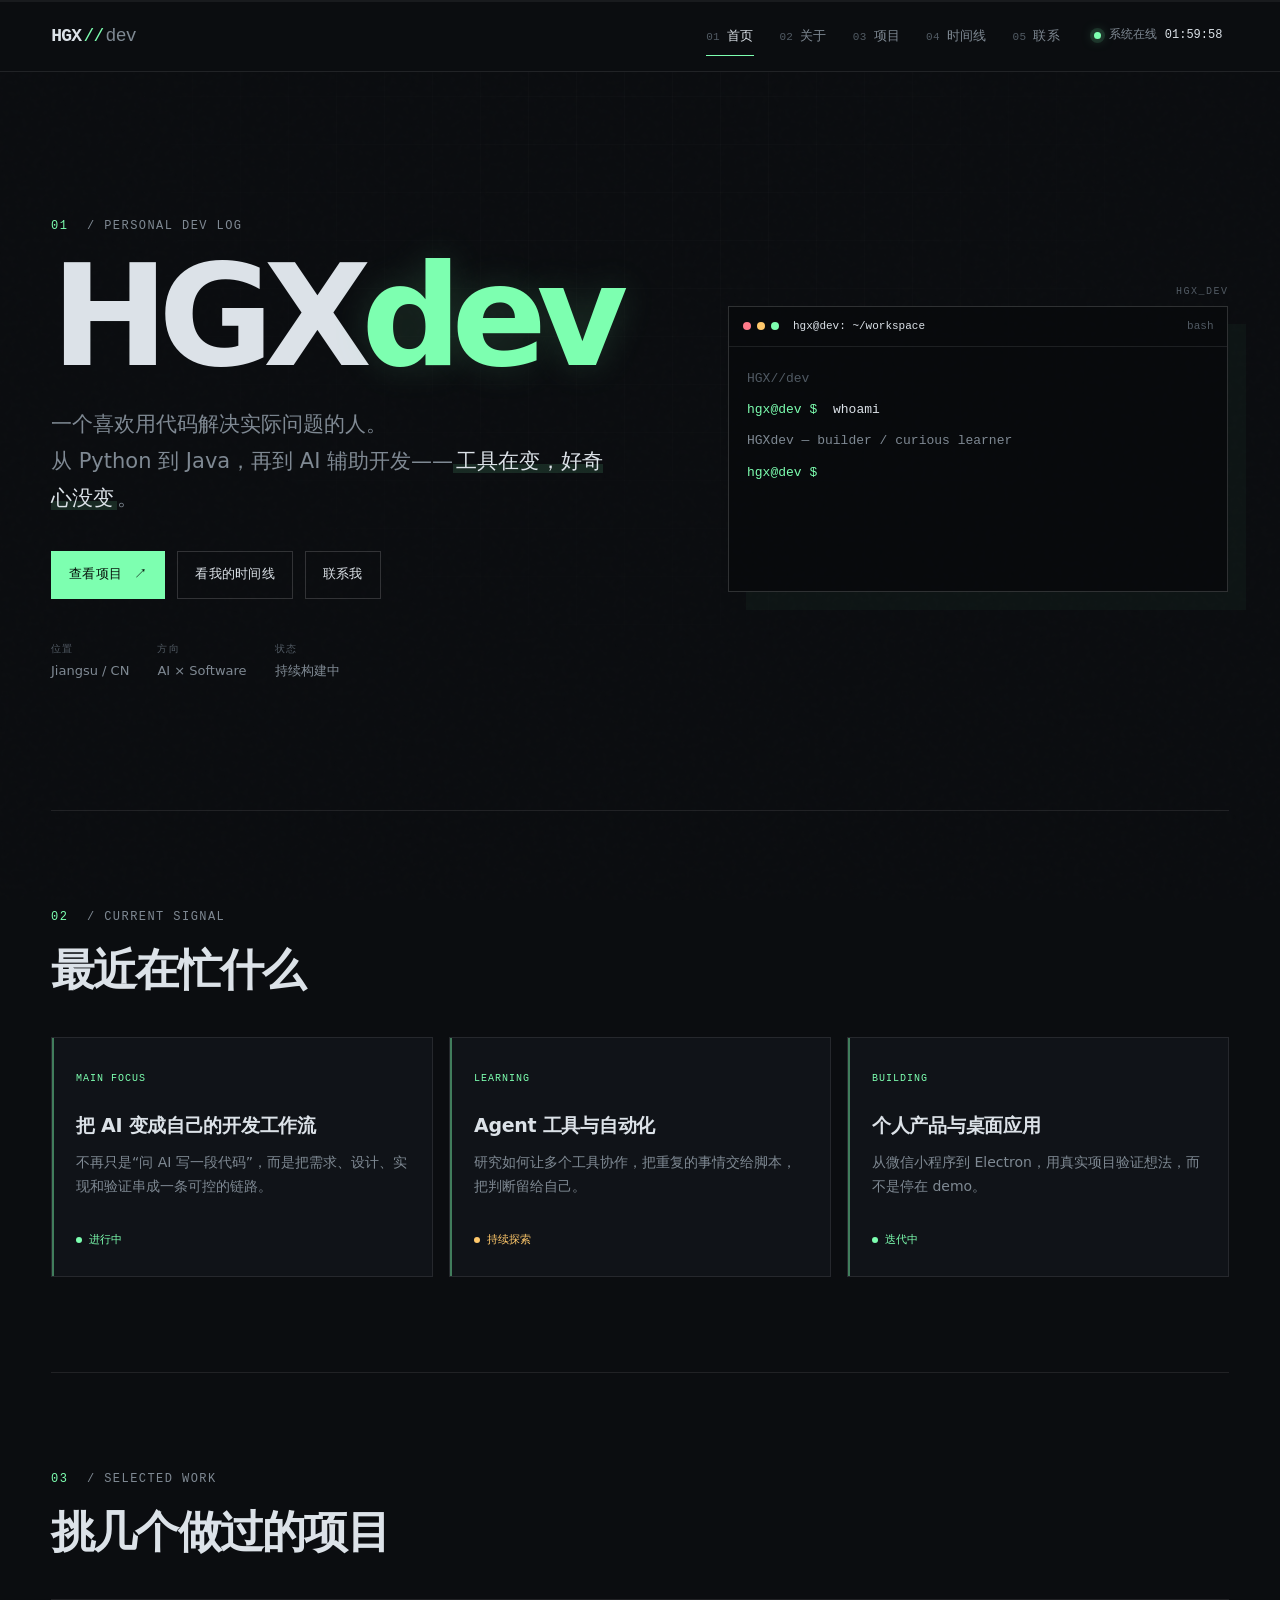
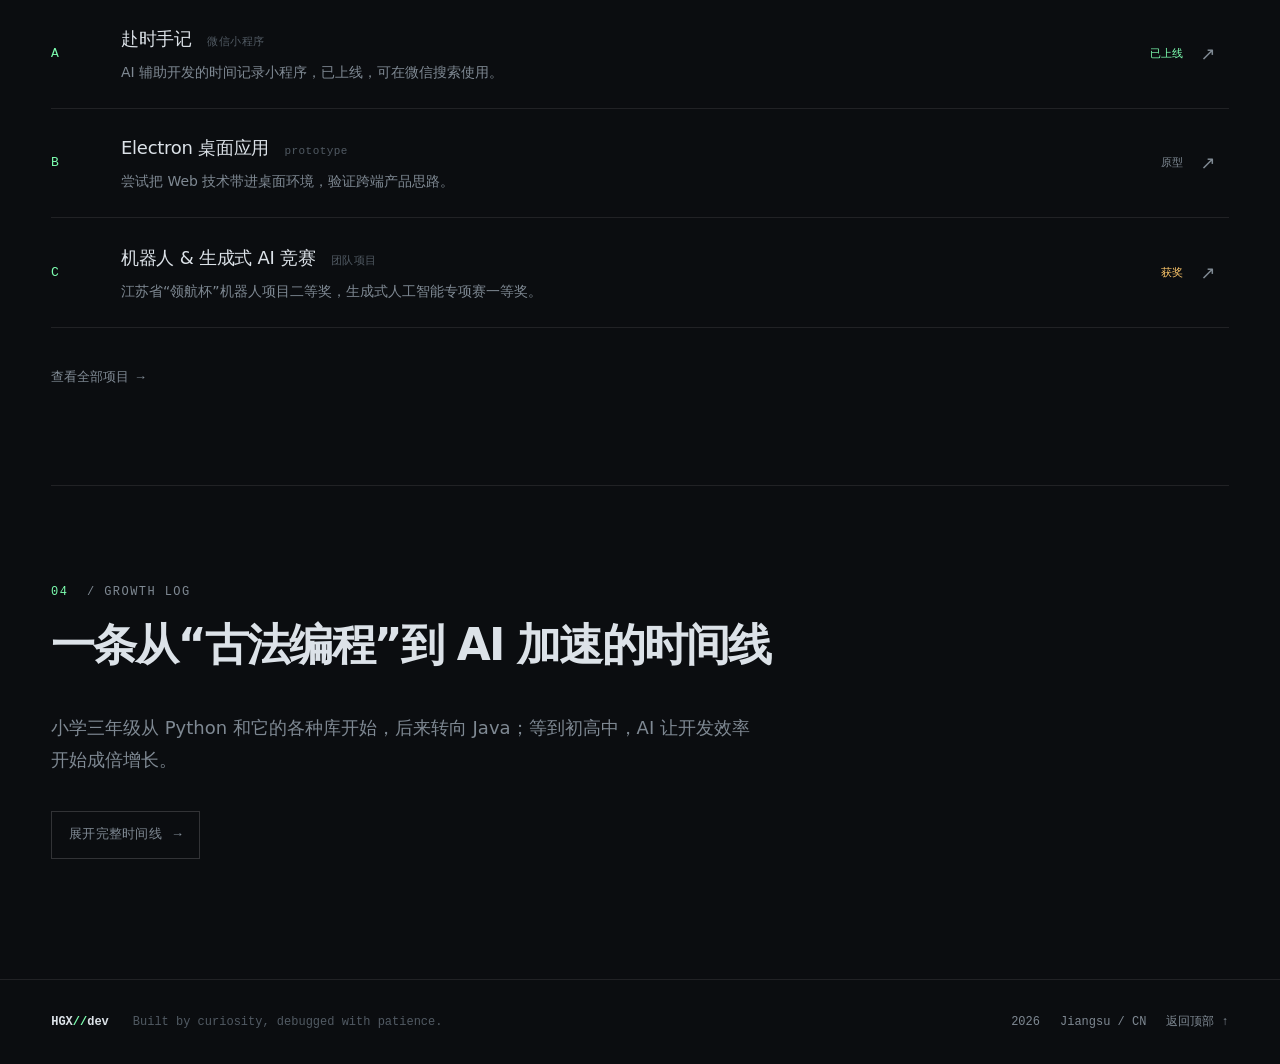
<file: index.html>
<!DOCTYPE html>
<html lang="zh-CN">
<head>
  <meta charset="UTF-8">
  <meta name="viewport" content="width=device-width, initial-scale=1.0">
  <meta name="description" content="HGXdev 的个人网站：喜欢用代码解决问题，也喜欢让 AI 成为开发加速器。">
  <meta name="theme-color" content="#0b0d10">
  <title>HGXdev个人网站</title>
  <link rel="icon" href="favicon.svg" type="image/svg+xml">
  <link rel="stylesheet" href="css/style.css?v=6">
</head>
<body data-page="home">
  <div class="scroll-progress" aria-hidden="true"><span id="scrollProgress"></span></div>

  <header class="site-header">
    <a class="brand" href="index.html" data-link>
      <span class="brand-mark">HGX</span><span class="brand-slash">//</span><span class="brand-dev">dev</span>
    </a>

    <nav class="site-nav" aria-label="主导航">
      <a href="index.html" data-link><span class="nav-index">01</span>首页</a>
      <a href="about.html" data-link><span class="nav-index">02</span>关于</a>
      <a href="projects.html" data-link><span class="nav-index">03</span>项目</a>
      <a href="timeline.html" data-link><span class="nav-index">04</span>时间线</a>
      <a href="contact.html" data-link><span class="nav-index">05</span>联系</a>
    </nav>

    <div class="header-meta">
      <span class="status-dot" aria-hidden="true"></span>
      <span>系统在线</span>
      <span class="clock" id="clock">--:--:--</span>
    </div>

    <button class="nav-toggle" type="button" aria-label="打开菜单" aria-expanded="false">
      <span></span><span></span>
    </button>
  </header>

  <div class="nav-scrim" id="navScrim" aria-hidden="true"></div>

  <main id="top">
    <section class="hero">
      <div class="hero-grid">
        <div class="hero-copy">
          <p class="eyebrow" data-reveal><span>01</span> / personal dev log</p>
          <h1 class="hero-title" data-reveal style="--delay:.05s">
            HGX<span class="accent">dev</span>
          </h1>
          <p class="hero-lede" data-reveal style="--delay:.12s">
            一个喜欢用代码解决实际问题的人。<br>
            从 Python 到 Java，再到 AI 辅助开发——<span class="text-mark">工具在变，好奇心没变</span>。
          </p>
          <div class="hero-actions" data-reveal style="--delay:.18s">
            <a class="btn btn-primary" href="projects.html" data-link>查看项目 <span>↗</span></a>
            <a class="btn btn-ghost" href="timeline.html" data-link>看我的时间线</a>
            <a class="btn btn-ghost" href="contact.html" data-link>联系我</a>
          </div>
          <dl class="hero-meta" data-reveal style="--delay:.24s">
            <div><dt>位置</dt><dd>Jiangsu / CN</dd></div>
            <div><dt>方向</dt><dd>AI × Software</dd></div>
            <div><dt>状态</dt><dd>持续构建中</dd></div>
          </dl>
        </div>

        <div class="terminal-frame" data-reveal="right" style="--delay:.18s" aria-label="终端预览">
          <div class="terminal-bar">
            <span class="terminal-dots"><i></i><i></i><i></i></span>
            <span class="terminal-title">hgx@dev: ~/workspace</span>
            <span class="terminal-env">bash</span>
          </div>
          <div class="terminal-body" id="terminal">
            <p class="terminal-line muted"># 这是一个会自己写两行的终端</p>
          </div>
        </div>
      </div>
    </section>

    <section class="section" id="now">
      <div class="section-head" data-reveal>
        <p class="eyebrow"><span>02</span> / current signal</p>
        <h2>最近在忙什么</h2>
      </div>

      <div class="now-grid">
        <article class="now-card" data-reveal style="--delay:.05s">
          <span class="card-tag">Main focus</span>
          <h3>把 AI 变成自己的开发工作流</h3>
          <p>不再只是“问 AI 写一段代码”，而是把需求、设计、实现和验证串成一条可控的链路。</p>
          <span class="card-status"><i></i>进行中</span>
        </article>
        <article class="now-card" data-reveal style="--delay:.12s">
          <span class="card-tag">Learning</span>
          <h3>Agent 工具与自动化</h3>
          <p>研究如何让多个工具协作，把重复的事情交给脚本，把判断留给自己。</p>
          <span class="card-status warm"><i></i>持续探索</span>
        </article>
        <article class="now-card" data-reveal style="--delay:.19s">
          <span class="card-tag">Building</span>
          <h3>个人产品与桌面应用</h3>
          <p>从微信小程序到 Electron，用真实项目验证想法，而不是停在 demo。</p>
          <span class="card-status"><i></i>迭代中</span>
        </article>
      </div>
    </section>

    <section class="section" id="featured">
      <div class="section-head" data-reveal>
        <p class="eyebrow"><span>03</span> / selected work</p>
        <h2>挑几个做过的项目</h2>
      </div>

      <div class="featured-grid">
        <a class="project-row" href="projects.html#fushi" data-link data-reveal>
          <span class="project-index">A</span>
          <span class="project-main">
            <span class="project-name">赴时手记 <em>微信小程序</em></span>
            <span class="project-desc">AI 辅助开发的时间记录小程序，已上线，可在微信搜索使用。</span>
          </span>
          <span class="project-state">已上线</span>
          <span class="project-arrow">↗</span>
        </a>

        <a class="project-row" href="projects.html#electron" data-link data-reveal style="--delay:.06s">
          <span class="project-index">B</span>
          <span class="project-main">
            <span class="project-name">Electron 桌面应用 <em>prototype</em></span>
            <span class="project-desc">尝试把 Web 技术带进桌面环境，验证跨端产品思路。</span>
          </span>
          <span class="project-state muted">原型</span>
          <span class="project-arrow">↗</span>
        </a>

        <a class="project-row" href="projects.html#competitions" data-link data-reveal style="--delay:.12s">
          <span class="project-index">C</span>
          <span class="project-main">
            <span class="project-name">机器人 & 生成式 AI 竞赛 <em>团队项目</em></span>
            <span class="project-desc">江苏省“领航杯”机器人项目二等奖，生成式人工智能专项赛一等奖。</span>
          </span>
          <span class="project-state award">获奖</span>
          <span class="project-arrow">↗</span>
        </a>
      </div>

      <p class="section-more" data-reveal>
        <a href="projects.html" data-link>查看全部项目 <span>→</span></a>
      </p>
    </section>

    <section class="section timeline-teaser" id="teaser">
      <div class="section-head" data-reveal>
        <p class="eyebrow"><span>04</span> / growth log</p>
        <h2>一条从“古法编程”到 AI 加速的时间线</h2>
      </div>
      <p class="teaser-copy" data-reveal>
        小学三年级从 Python 和它的各种库开始，后来转向 Java；等到初高中，AI 让开发效率开始成倍增长。
      </p>
      <p class="section-more" data-reveal>
        <a class="btn btn-ghost" href="timeline.html" data-link>展开完整时间线 <span>→</span></a>
      </p>
    </section>
  </main>

  <footer class="site-footer">
    <div class="footer-brand">HGX<span>//</span>dev</div>
    <p>Built by curiosity, debugged with patience.</p>
    <div class="footer-meta">
      <span id="year">2026</span>
      <span>Jiangsu / CN</span>
      <a href="#top" data-link>返回顶部 ↑</a>
    </div>
  </footer>

  <script src="js/main.js?v=6"></script>
</body>
</html>
</file>
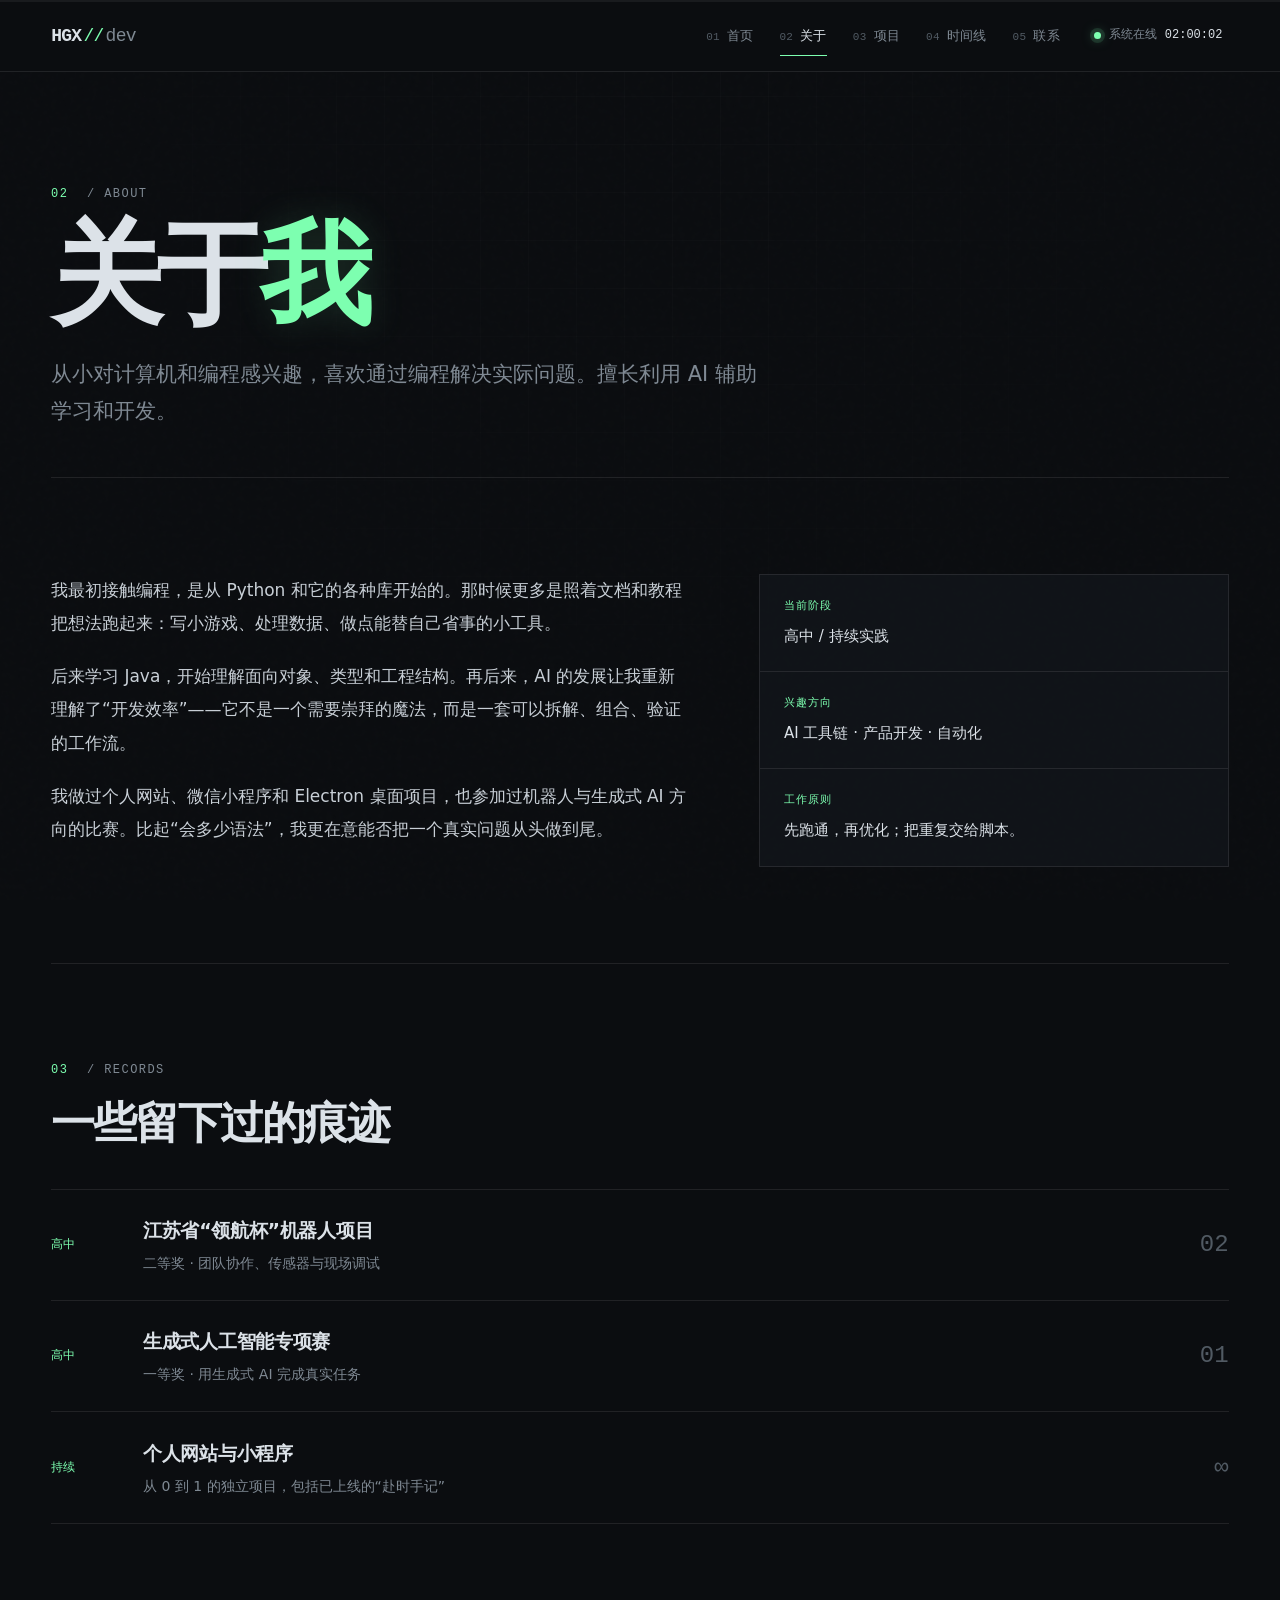
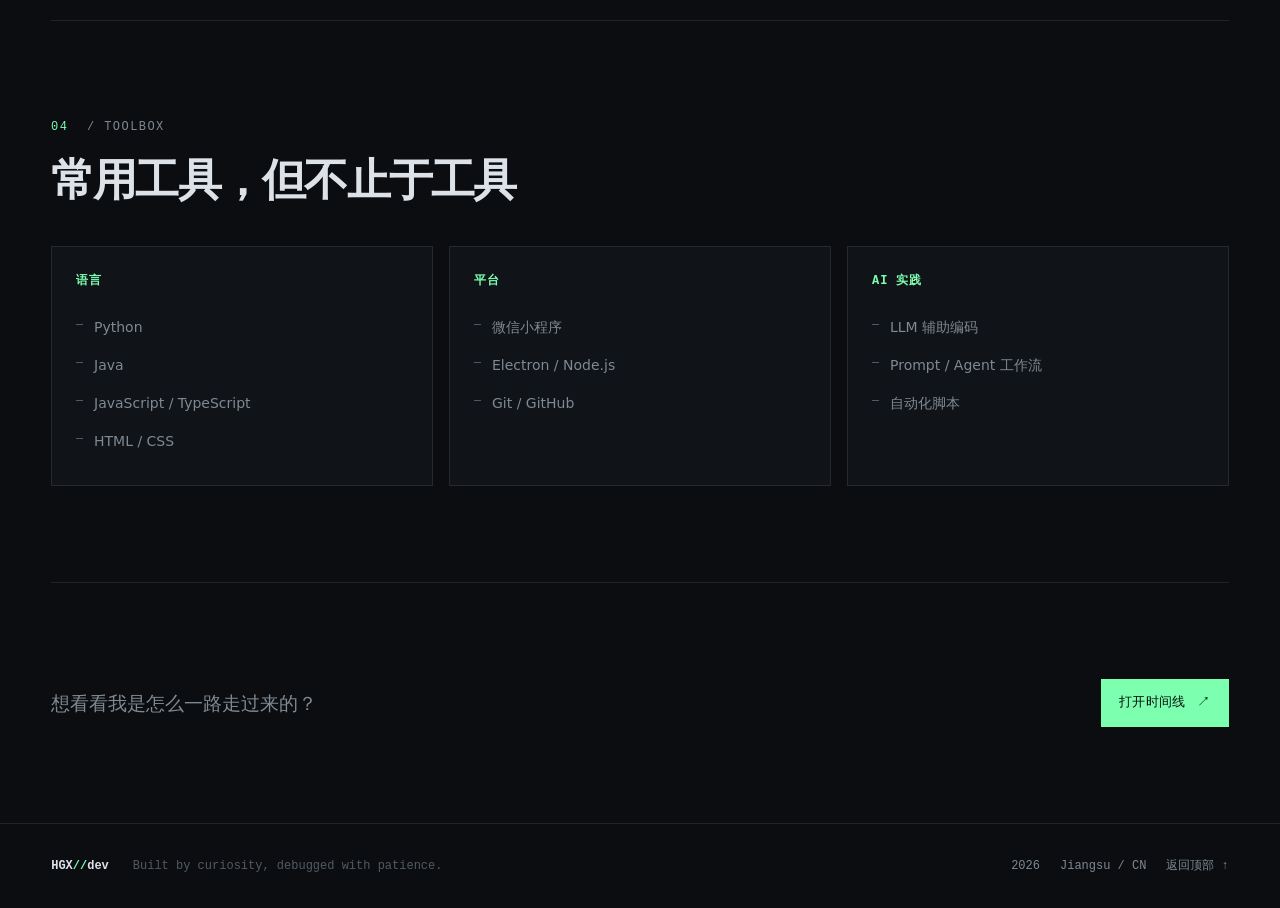
<file: about.html>
<!DOCTYPE html>
<html lang="zh-CN">
<head>
  <meta charset="UTF-8">
  <meta name="viewport" content="width=device-width, initial-scale=1.0">
  <meta name="description" content="关于 HGXdev：从 Python 到 Java，再到 AI 辅助开发的个人经历。">
  <meta name="theme-color" content="#0b0d10">
  <title>关于 HGXdev</title>
  <link rel="icon" href="favicon.svg" type="image/svg+xml">
  <link rel="stylesheet" href="css/style.css?v=6">
</head>
<body data-page="about">
  <div class="scroll-progress" aria-hidden="true"><span id="scrollProgress"></span></div>

  <header class="site-header">
    <a class="brand" href="index.html" data-link>
      <span class="brand-mark">HGX</span><span class="brand-slash">//</span><span class="brand-dev">dev</span>
    </a>

    <nav class="site-nav" aria-label="主导航">
      <a href="index.html" data-link><span class="nav-index">01</span>首页</a>
      <a href="about.html" data-link><span class="nav-index">02</span>关于</a>
      <a href="projects.html" data-link><span class="nav-index">03</span>项目</a>
      <a href="timeline.html" data-link><span class="nav-index">04</span>时间线</a>
      <a href="contact.html" data-link><span class="nav-index">05</span>联系</a>
    </nav>

    <div class="header-meta">
      <span class="status-dot" aria-hidden="true"></span>
      <span>系统在线</span>
      <span class="clock" id="clock">--:--:--</span>
    </div>

    <button class="nav-toggle" type="button" aria-label="打开菜单" aria-expanded="false">
      <span></span><span></span>
    </button>
  </header>

  <div class="nav-scrim" id="navScrim" aria-hidden="true"></div>

  <main id="top">
    <section class="page-intro">
      <p class="eyebrow" data-reveal><span>02</span> / about</p>
      <h1 data-reveal style="--delay:.05s">关于<span class="accent">我</span></h1>
      <p class="page-lede" data-reveal style="--delay:.1s">
        从小对计算机和编程感兴趣，喜欢通过编程解决实际问题。擅长利用 AI 辅助学习和开发。
      </p>
    </section>

    <section class="section about-grid">
      <div class="about-copy" data-reveal>
        <p>
          我最初接触编程，是从 Python 和它的各种库开始的。那时候更多是照着文档和教程把想法跑起来：写小游戏、处理数据、做点能替自己省事的小工具。
        </p>
        <p>
          后来学习 Java，开始理解面向对象、类型和工程结构。再后来，AI 的发展让我重新理解了“开发效率”——它不是一个需要崇拜的魔法，而是一套可以拆解、组合、验证的工作流。
        </p>
        <p>
          我做过个人网站、微信小程序和 Electron 桌面项目，也参加过机器人与生成式 AI 方向的比赛。比起“会多少语法”，我更在意能否把一个真实问题从头做到尾。
        </p>
      </div>

      <aside class="about-panel" data-reveal="right" style="--delay:.12s">
        <div class="panel-block">
          <span class="panel-label">当前阶段</span>
          <p>高中 / 持续实践</p>
        </div>
        <div class="panel-block">
          <span class="panel-label">兴趣方向</span>
          <p>AI 工具链 · 产品开发 · 自动化</p>
        </div>
        <div class="panel-block">
          <span class="panel-label">工作原则</span>
          <p>先跑通，再优化；把重复交给脚本。</p>
        </div>
      </aside>
    </section>

    <section class="section" id="awards">
      <div class="section-head" data-reveal>
        <p class="eyebrow"><span>03</span> / records</p>
        <h2>一些留下过的痕迹</h2>
      </div>

      <div class="record-list">
        <article class="record" data-reveal>
          <span class="record-year">高中</span>
          <div>
            <h3>江苏省“领航杯”机器人项目</h3>
            <p>二等奖 · 团队协作、传感器与现场调试</p>
          </div>
          <span class="record-mark">02</span>
        </article>
        <article class="record" data-reveal style="--delay:.06s">
          <span class="record-year">高中</span>
          <div>
            <h3>生成式人工智能专项赛</h3>
            <p>一等奖 · 用生成式 AI 完成真实任务</p>
          </div>
          <span class="record-mark">01</span>
        </article>
        <article class="record" data-reveal style="--delay:.12s">
          <span class="record-year">持续</span>
          <div>
            <h3>个人网站与小程序</h3>
            <p>从 0 到 1 的独立项目，包括已上线的“赴时手记”</p>
          </div>
          <span class="record-mark">∞</span>
        </article>
      </div>
    </section>

    <section class="section" id="toolbox">
      <div class="section-head" data-reveal>
        <p class="eyebrow"><span>04</span> / toolbox</p>
        <h2>常用工具，但不止于工具</h2>
      </div>

      <div class="toolbox">
        <div class="tool-group" data-reveal>
          <h3>语言</h3>
          <ul>
            <li>Python</li>
            <li>Java</li>
            <li>JavaScript / TypeScript</li>
            <li>HTML / CSS</li>
          </ul>
        </div>
        <div class="tool-group" data-reveal style="--delay:.06s">
          <h3>平台</h3>
          <ul>
            <li>微信小程序</li>
            <li>Electron / Node.js</li>
            <li>Git / GitHub</li>
          </ul>
        </div>
        <div class="tool-group" data-reveal style="--delay:.12s">
          <h3>AI 实践</h3>
          <ul>
            <li>LLM 辅助编码</li>
            <li>Prompt / Agent 工作流</li>
            <li>自动化脚本</li>
          </ul>
        </div>
      </div>
    </section>

    <section class="section cta-band" data-reveal>
      <p>想看看我是怎么一路走过来的？</p>
      <a class="btn btn-primary" href="timeline.html" data-link>打开时间线 <span>↗</span></a>
    </section>
  </main>

  <footer class="site-footer">
    <div class="footer-brand">HGX<span>//</span>dev</div>
    <p>Built by curiosity, debugged with patience.</p>
    <div class="footer-meta">
      <span id="year">2026</span>
      <span>Jiangsu / CN</span>
      <a href="#top" data-link>返回顶部 ↑</a>
    </div>
  </footer>

  <script src="js/main.js?v=6"></script>
</body>
</html>
</file>
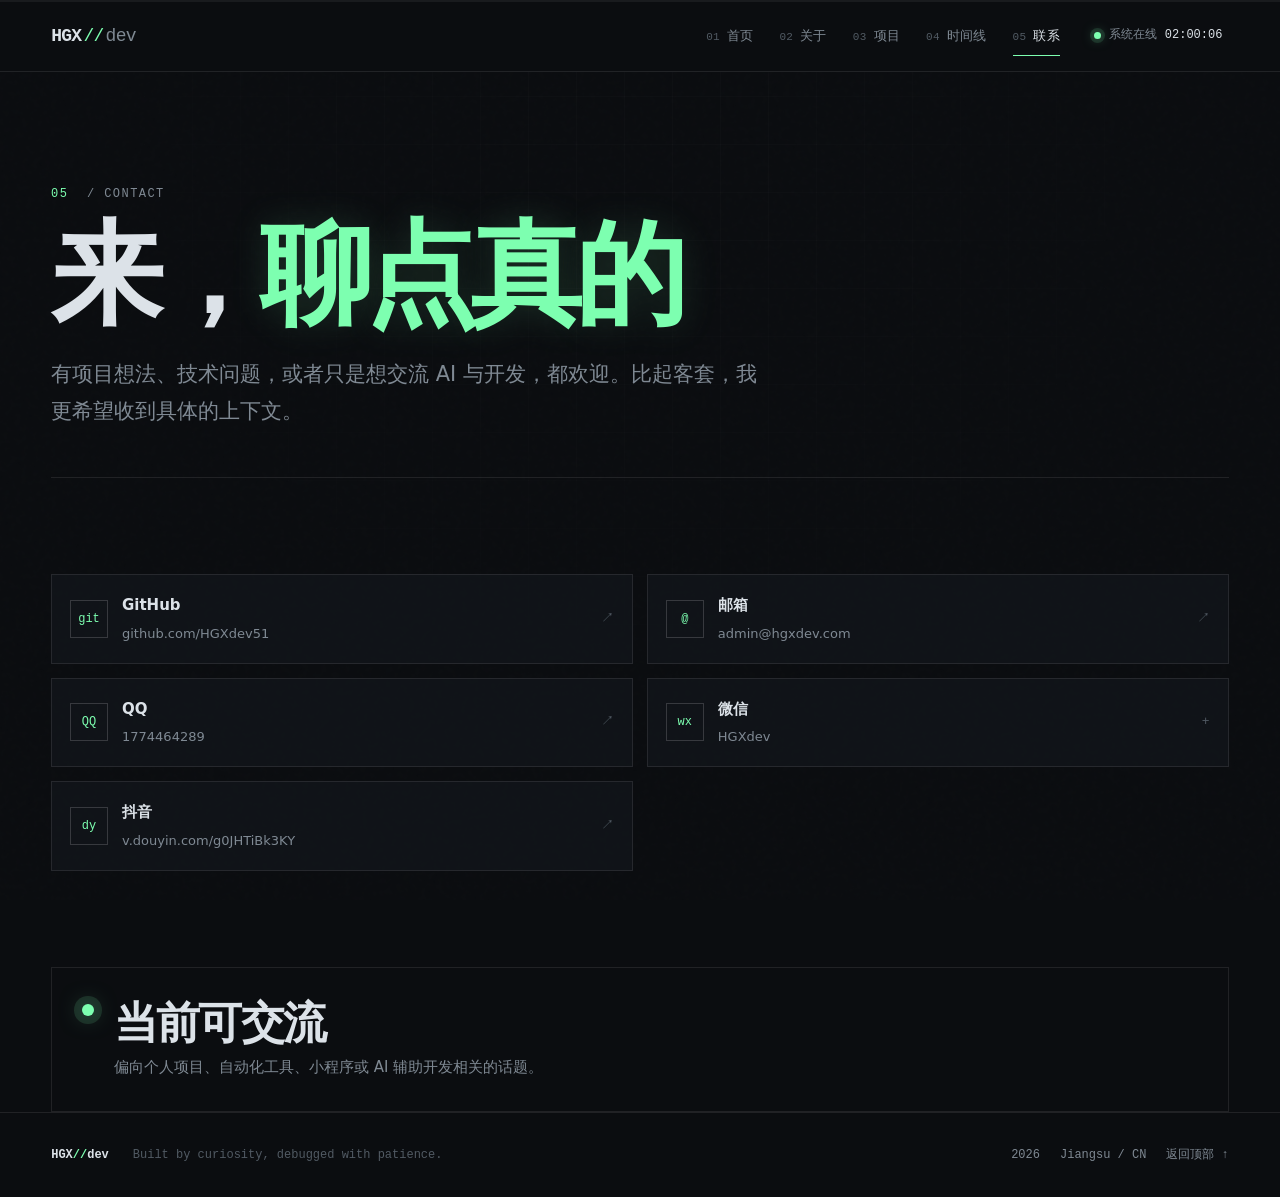
<file: contact.html>
<!DOCTYPE html>
<html lang="zh-CN">
<head>
  <meta charset="UTF-8">
  <meta name="viewport" content="width=device-width, initial-scale=1.0">
  <meta name="description" content="联系 HGXdev：项目合作、交流或只是想打个招呼。">
  <meta name="theme-color" content="#0b0d10">
  <title>联系 — HGXdev</title>
  <link rel="icon" href="favicon.svg" type="image/svg+xml">
  <link rel="stylesheet" href="css/style.css?v=6">
</head>
<body data-page="contact">
  <div class="scroll-progress" aria-hidden="true"><span id="scrollProgress"></span></div>

  <header class="site-header">
    <a class="brand" href="index.html" data-link>
      <span class="brand-mark">HGX</span><span class="brand-slash">//</span><span class="brand-dev">dev</span>
    </a>

    <nav class="site-nav" aria-label="主导航">
      <a href="index.html" data-link><span class="nav-index">01</span>首页</a>
      <a href="about.html" data-link><span class="nav-index">02</span>关于</a>
      <a href="projects.html" data-link><span class="nav-index">03</span>项目</a>
      <a href="timeline.html" data-link><span class="nav-index">04</span>时间线</a>
      <a href="contact.html" data-link><span class="nav-index">05</span>联系</a>
    </nav>

    <div class="header-meta">
      <span class="status-dot" aria-hidden="true"></span>
      <span>系统在线</span>
      <span class="clock" id="clock">--:--:--</span>
    </div>

    <button class="nav-toggle" type="button" aria-label="打开菜单" aria-expanded="false">
      <span></span><span></span>
    </button>
  </header>

  <div class="nav-scrim" id="navScrim" aria-hidden="true"></div>

  <main id="top">
    <section class="page-intro contact-intro">
      <p class="eyebrow" data-reveal><span>05</span> / contact</p>
      <h1 data-reveal style="--delay:.05s">来，<span class="accent">聊点真的</span></h1>
      <p class="page-lede" data-reveal style="--delay:.1s">
        有项目想法、技术问题，或者只是想交流 AI 与开发，都欢迎。比起客套，我更希望收到具体的上下文。
      </p>
    </section>

    <section class="section contact-grid">
      <div class="contact-methods" data-reveal>
        <a class="method-card" href="https://github.com/HGXdev51" target="_blank" rel="noreferrer">
          <span class="method-icon">git</span>
          <span class="method-body">
            <strong>GitHub</strong>
            <span>github.com/HGXdev51</span>
          </span>
          <span class="method-arrow">↗</span>
        </a>

        <a class="method-card" href="mailto:admin@hgxdev.com">
          <span class="method-icon">@</span>
          <span class="method-body">
            <strong>邮箱</strong>
            <span>admin@hgxdev.com</span>
          </span>
          <span class="method-arrow">↗</span>
        </a>

        <a class="method-card" href="https://wpa.qq.com/msgrd?v=3&uin=1774464289&site=qq&menu=yes" target="_blank" rel="noreferrer">
          <span class="method-icon">QQ</span>
          <span class="method-body">
            <strong>QQ</strong>
            <span>1774464289</span>
          </span>
          <span class="method-arrow">↗</span>
        </a>

        <div class="method-card">
          <span class="method-icon">wx</span>
          <span class="method-body">
            <strong>微信</strong>
            <span>HGXdev</span>
          </span>
          <span class="method-arrow">+</span>
        </div>

        <a class="method-card" href="https://v.douyin.com/g0JHTiBk3KY/" target="_blank" rel="noreferrer">
          <span class="method-icon">dy</span>
          <span class="method-body">
            <strong>抖音</strong>
            <span>v.douyin.com/g0JHTiBk3KY</span>
          </span>
          <span class="method-arrow">↗</span>
        </a>
      </div>
    </section>

    <section class="section availability" data-reveal>
      <span class="status-dot large"></span>
      <div>
        <h2>当前可交流</h2>
        <p>偏向个人项目、自动化工具、小程序或 AI 辅助开发相关的话题。</p>
      </div>
    </section>
  </main>

  <footer class="site-footer">
    <div class="footer-brand">HGX<span>//</span>dev</div>
    <p>Built by curiosity, debugged with patience.</p>
    <div class="footer-meta">
      <span id="year">2026</span>
      <span>Jiangsu / CN</span>
      <a href="#top" data-link>返回顶部 ↑</a>
    </div>
  </footer>

  <div class="toast" id="toast" role="status" aria-live="polite"></div>
  <script src="js/main.js?v=6"></script>
</body>
</html>
</file>
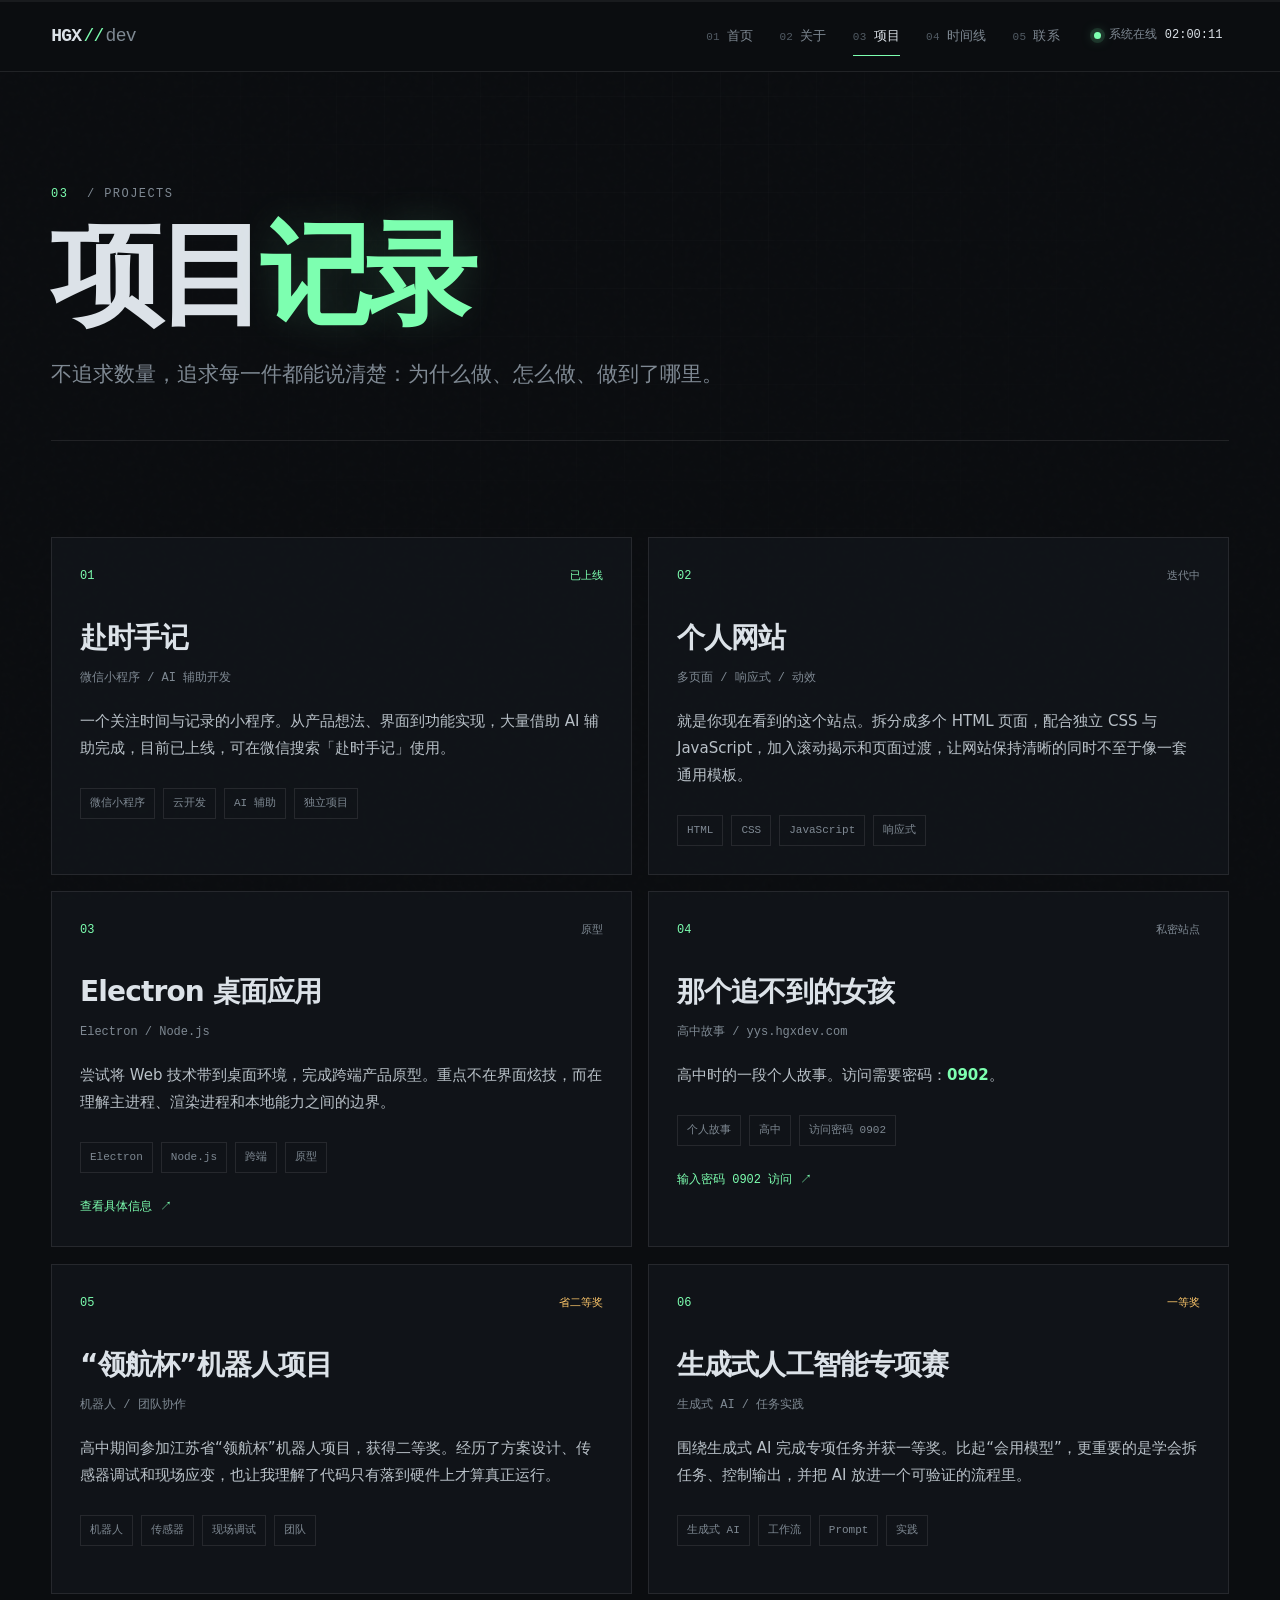
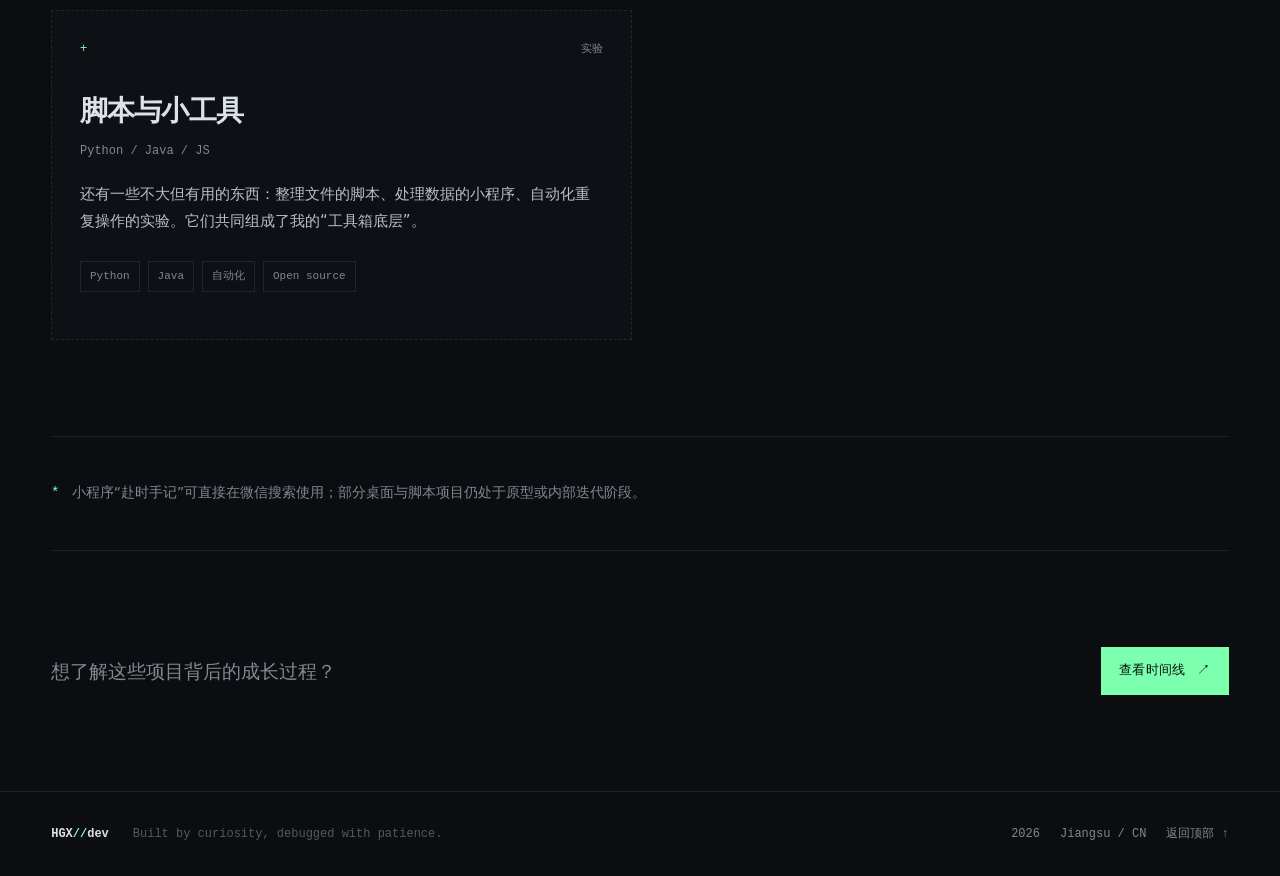
<file: projects.html>
<!DOCTYPE html>
<html lang="zh-CN">
<head>
  <meta charset="UTF-8">
  <meta name="viewport" content="width=device-width, initial-scale=1.0">
  <meta name="description" content="HGXdev 的项目：个人网站、赴时手记小程序、Electron 桌面应用与竞赛经历。">
  <meta name="theme-color" content="#0b0d10">
  <title>项目 — HGXdev</title>
  <link rel="icon" href="favicon.svg" type="image/svg+xml">
  <link rel="stylesheet" href="css/style.css?v=6">
</head>
<body data-page="projects">
  <div class="scroll-progress" aria-hidden="true"><span id="scrollProgress"></span></div>

  <header class="site-header">
    <a class="brand" href="index.html" data-link>
      <span class="brand-mark">HGX</span><span class="brand-slash">//</span><span class="brand-dev">dev</span>
    </a>

    <nav class="site-nav" aria-label="主导航">
      <a href="index.html" data-link><span class="nav-index">01</span>首页</a>
      <a href="about.html" data-link><span class="nav-index">02</span>关于</a>
      <a href="projects.html" data-link><span class="nav-index">03</span>项目</a>
      <a href="timeline.html" data-link><span class="nav-index">04</span>时间线</a>
      <a href="contact.html" data-link><span class="nav-index">05</span>联系</a>
    </nav>

    <div class="header-meta">
      <span class="status-dot" aria-hidden="true"></span>
      <span>系统在线</span>
      <span class="clock" id="clock">--:--:--</span>
    </div>

    <button class="nav-toggle" type="button" aria-label="打开菜单" aria-expanded="false">
      <span></span><span></span>
    </button>
  </header>

  <div class="nav-scrim" id="navScrim" aria-hidden="true"></div>

  <main id="top">
    <section class="page-intro">
      <p class="eyebrow" data-reveal><span>03</span> / projects</p>
      <h1 data-reveal style="--delay:.05s">项目<span class="accent">记录</span></h1>
      <p class="page-lede" data-reveal style="--delay:.1s">
        不追求数量，追求每一件都能说清楚：为什么做、怎么做、做到了哪里。
      </p>
    </section>

    <section class="section project-grid">
      <article class="project-card" id="fushi" data-reveal>
        <div class="project-card-top">
          <span class="project-number">01</span>
          <span class="project-state">已上线</span>
        </div>
        <h2>赴时手记</h2>
        <p class="project-type">微信小程序 / AI 辅助开发</p>
        <p class="project-brief">
          一个关注时间与记录的小程序。从产品想法、界面到功能实现，大量借助 AI 辅助完成，目前已上线，可在微信搜索「赴时手记」使用。
        </p>
        <ul class="tag-list">
          <li>微信小程序</li>
          <li>云开发</li>
          <li>AI 辅助</li>
          <li>独立项目</li>
        </ul>
      </article>

      <article class="project-card" id="website" data-reveal style="--delay:.06s">
        <div class="project-card-top">
          <span class="project-number">02</span>
          <span class="project-state muted">迭代中</span>
        </div>
        <h2>个人网站</h2>
        <p class="project-type">多页面 / 响应式 / 动效</p>
        <p class="project-brief">
          就是你现在看到的这个站点。拆分成多个 HTML 页面，配合独立 CSS 与 JavaScript，加入滚动揭示和页面过渡，让网站保持清晰的同时不至于像一套通用模板。
        </p>
        <ul class="tag-list">
          <li>HTML</li>
          <li>CSS</li>
          <li>JavaScript</li>
          <li>响应式</li>
        </ul>
      </article>

      <a class="project-card project-card-link" id="electron" href="https://v.douyin.com/j5txfOxbVkg/" target="_blank" rel="noreferrer" data-reveal style="--delay:.12s">
        <div class="project-card-top">
          <span class="project-number">03</span>
          <span class="project-state muted">原型</span>
        </div>
        <h2>Electron 桌面应用</h2>
        <p class="project-type">Electron / Node.js</p>
        <p class="project-brief">
          尝试将 Web 技术带到桌面环境，完成跨端产品原型。重点不在界面炫技，而在理解主进程、渲染进程和本地能力之间的边界。
        </p>
        <ul class="tag-list">
          <li>Electron</li>
          <li>Node.js</li>
          <li>跨端</li>
          <li>原型</li>
        </ul>
        <span class="project-card-go">查看具体信息 <span>↗</span></span>
      </a>

      <a class="project-card project-card-link" id="story" href="https://yys.hgxdev.com" target="_blank" rel="noreferrer" data-reveal style="--delay:.18s">
        <div class="project-card-top">
          <span class="project-number">04</span>
          <span class="project-state muted">私密站点</span>
        </div>
        <h2>那个追不到的女孩</h2>
        <p class="project-type">高中故事 / yys.hgxdev.com</p>
        <p class="project-brief">
          高中时的一段个人故事。访问需要密码：<strong>0902</strong>。
        </p>
        <ul class="tag-list">
          <li>个人故事</li>
          <li>高中</li>
          <li>访问密码 0902</li>
        </ul>
        <span class="project-card-go">输入密码 0902 访问 <span>↗</span></span>
      </a>

      <article class="project-card" id="robot" data-reveal>
        <div class="project-card-top">
          <span class="project-number">05</span>
          <span class="project-state award">省二等奖</span>
        </div>
        <h2>“领航杯”机器人项目</h2>
        <p class="project-type">机器人 / 团队协作</p>
        <p class="project-brief">
          高中期间参加江苏省“领航杯”机器人项目，获得二等奖。经历了方案设计、传感器调试和现场应变，也让我理解了代码只有落到硬件上才算真正运行。
        </p>
        <ul class="tag-list">
          <li>机器人</li>
          <li>传感器</li>
          <li>现场调试</li>
          <li>团队</li>
        </ul>
      </article>

      <article class="project-card" id="genai" data-reveal style="--delay:.06s">
        <div class="project-card-top">
          <span class="project-number">06</span>
          <span class="project-state award">一等奖</span>
        </div>
        <h2>生成式人工智能专项赛</h2>
        <p class="project-type">生成式 AI / 任务实践</p>
        <p class="project-brief">
          围绕生成式 AI 完成专项任务并获一等奖。比起“会用模型”，更重要的是学会拆任务、控制输出，并把 AI 放进一个可验证的流程里。
        </p>
        <ul class="tag-list">
          <li>生成式 AI</li>
          <li>工作流</li>
          <li>Prompt</li>
          <li>实践</li>
        </ul>
      </article>

      <article class="project-card project-card-soft" id="experiments" data-reveal style="--delay:.12s">
        <div class="project-card-top">
          <span class="project-number">+</span>
          <span class="project-state muted">实验</span>
        </div>
        <h2>脚本与小工具</h2>
        <p class="project-type">Python / Java / JS</p>
        <p class="project-brief">
          还有一些不大但有用的东西：整理文件的脚本、处理数据的小程序、自动化重复操作的实验。它们共同组成了我的“工具箱底层”。
        </p>
        <ul class="tag-list">
          <li>Python</li>
          <li>Java</li>
          <li>自动化</li>
          <li>Open source</li>
        </ul>
      </article>
    </section>

    <section class="section project-note" data-reveal>
      <p>
        <span class="note-mark">*</span>
        小程序“赴时手记”可直接在微信搜索使用；部分桌面与脚本项目仍处于原型或内部迭代阶段。
      </p>
    </section>

    <section class="section cta-band" data-reveal>
      <p>想了解这些项目背后的成长过程？</p>
      <a class="btn btn-primary" href="timeline.html" data-link>查看时间线 <span>↗</span></a>
    </section>
  </main>

  <footer class="site-footer">
    <div class="footer-brand">HGX<span>//</span>dev</div>
    <p>Built by curiosity, debugged with patience.</p>
    <div class="footer-meta">
      <span id="year">2026</span>
      <span>Jiangsu / CN</span>
      <a href="#top" data-link>返回顶部 ↑</a>
    </div>
  </footer>

  <script src="js/main.js?v=6"></script>
</body>
</html>
</file>
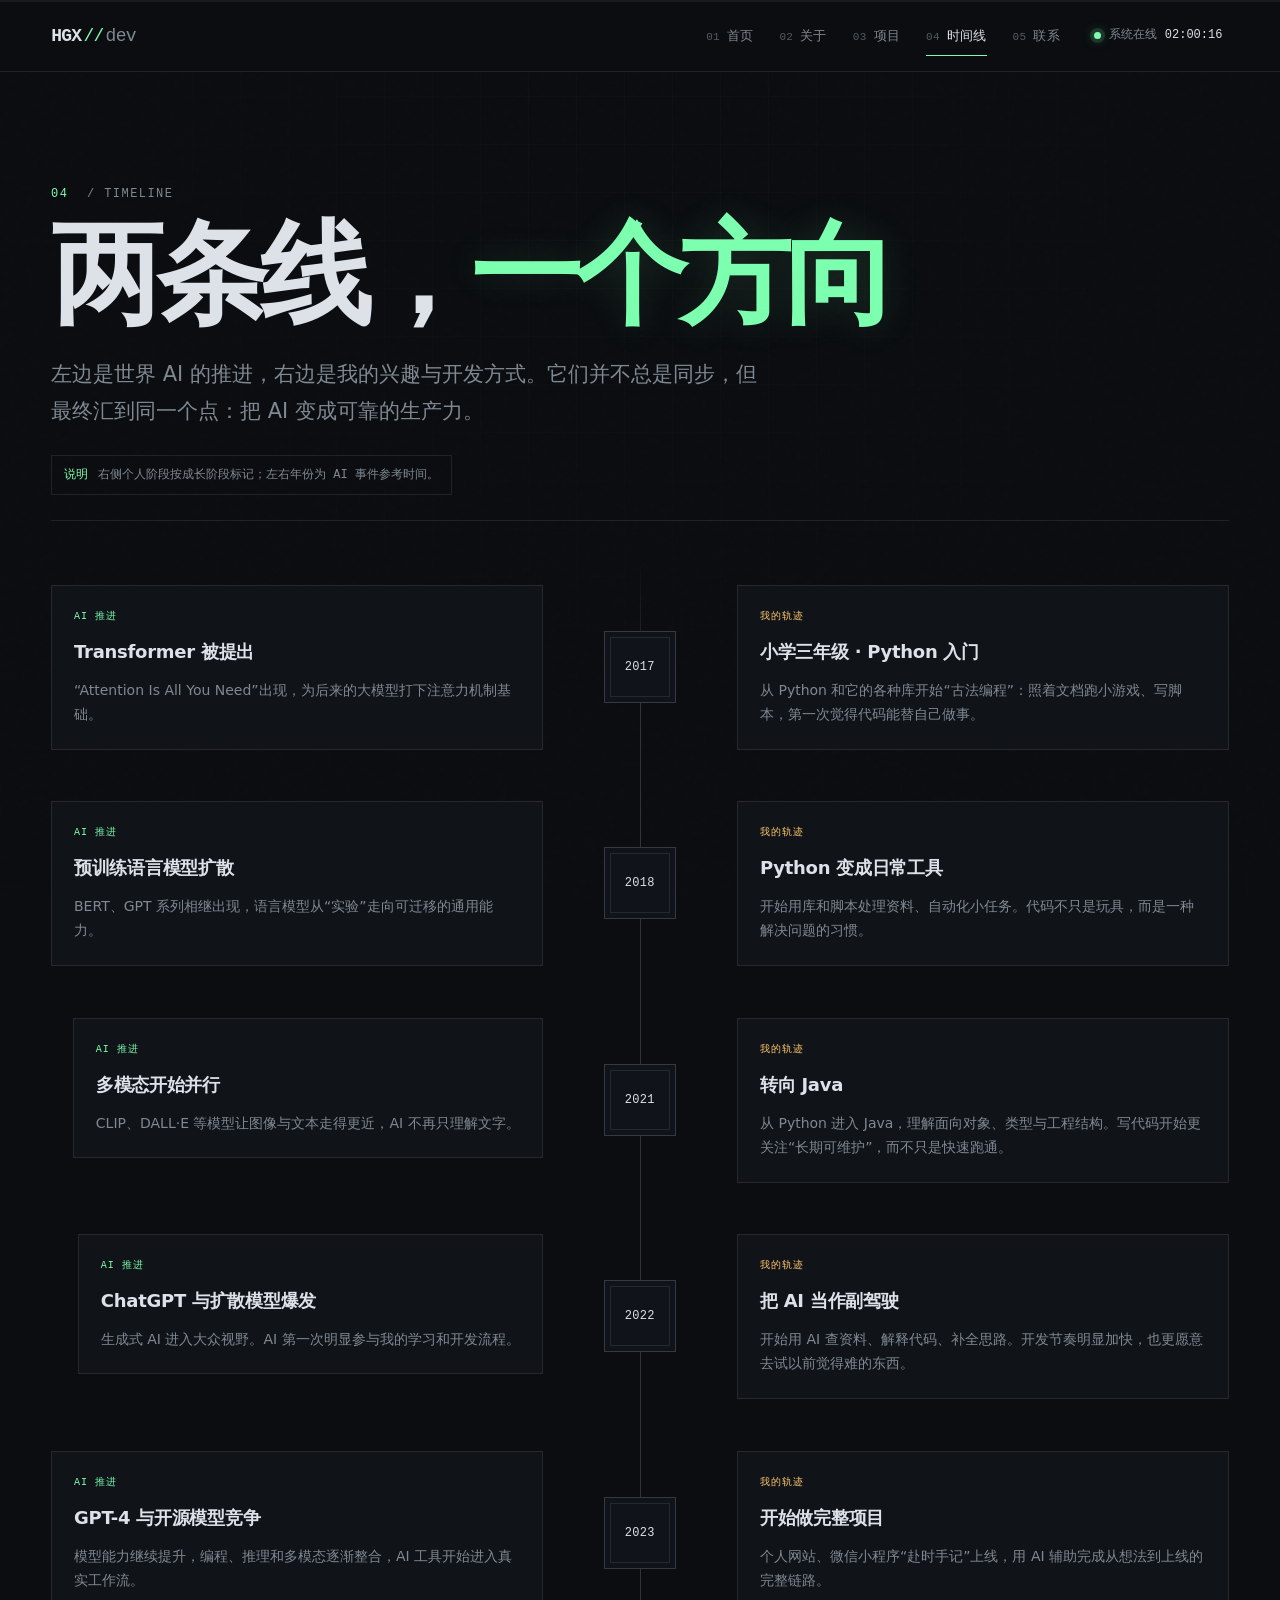
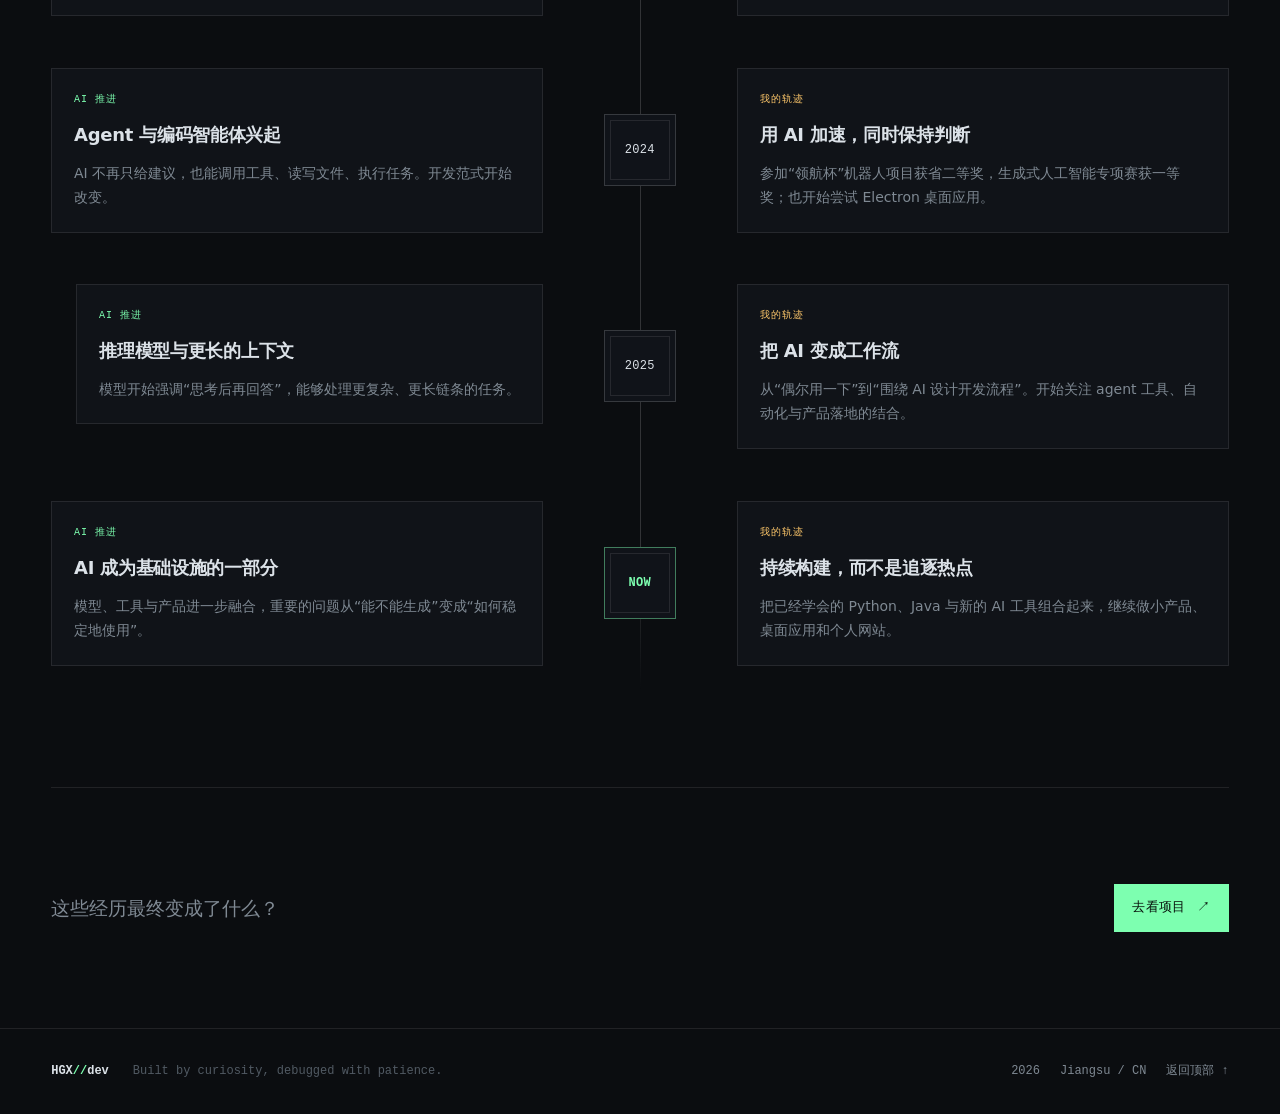
<file: timeline.html>
<!DOCTYPE html>
<html lang="zh-CN">
<head>
  <meta charset="UTF-8">
  <meta name="viewport" content="width=device-width, initial-scale=1.0">
  <meta name="description" content="HGXdev 的时间线：AI 近年发展与我个人兴趣和开发方式的变化。">
  <meta name="theme-color" content="#0b0d10">
  <title>时间线 — HGXdev</title>
  <link rel="icon" href="favicon.svg" type="image/svg+xml">
  <link rel="stylesheet" href="css/style.css?v=6">
</head>
<body data-page="timeline">
  <div class="scroll-progress" aria-hidden="true"><span id="scrollProgress"></span></div>

  <header class="site-header">
    <a class="brand" href="index.html" data-link>
      <span class="brand-mark">HGX</span><span class="brand-slash">//</span><span class="brand-dev">dev</span>
    </a>

    <nav class="site-nav" aria-label="主导航">
      <a href="index.html" data-link><span class="nav-index">01</span>首页</a>
      <a href="about.html" data-link><span class="nav-index">02</span>关于</a>
      <a href="projects.html" data-link><span class="nav-index">03</span>项目</a>
      <a href="timeline.html" data-link><span class="nav-index">04</span>时间线</a>
      <a href="contact.html" data-link><span class="nav-index">05</span>联系</a>
    </nav>

    <div class="header-meta">
      <span class="status-dot" aria-hidden="true"></span>
      <span>系统在线</span>
      <span class="clock" id="clock">--:--:--</span>
    </div>

    <button class="nav-toggle" type="button" aria-label="打开菜单" aria-expanded="false">
      <span></span><span></span>
    </button>
  </header>

  <div class="nav-scrim" id="navScrim" aria-hidden="true"></div>

  <main id="top">
    <section class="page-intro timeline-intro">
      <p class="eyebrow" data-reveal><span>04</span> / timeline</p>
      <h1 data-reveal style="--delay:.05s">两条线，<span class="accent">一个方向</span></h1>
      <p class="page-lede" data-reveal style="--delay:.1s">
        左边是世界 AI 的推进，右边是我的兴趣与开发方式。它们并不总是同步，但最终汇到同一个点：把 AI 变成可靠的生产力。
      </p>
      <p class="timeline-note" data-reveal style="--delay:.16s">
        <span>说明</span> 右侧个人阶段按成长阶段标记；左右年份为 AI 事件参考时间。
      </p>
    </section>

    <section class="section timeline-section">
      <div class="timeline-wrap">
        <div class="timeline-line" aria-hidden="true"></div>

        <article class="timeline-row" data-reveal>
          <div class="timeline-side ai">
            <div class="timeline-card">
              <span class="track-label">AI 推进</span>
              <h3>Transformer 被提出</h3>
              <p>“Attention Is All You Need”出现，为后来的大模型打下注意力机制基础。</p>
            </div>
          </div>
          <div class="timeline-node"><span>2017</span></div>
          <div class="timeline-side personal">
            <div class="timeline-card">
              <span class="track-label">我的轨迹</span>
              <h3>小学三年级 · Python 入门</h3>
              <p>从 Python 和它的各种库开始“古法编程”：照着文档跑小游戏、写脚本，第一次觉得代码能替自己做事。</p>
            </div>
          </div>
        </article>

        <article class="timeline-row" data-reveal>
          <div class="timeline-side ai">
            <div class="timeline-card">
              <span class="track-label">AI 推进</span>
              <h3>预训练语言模型扩散</h3>
              <p>BERT、GPT 系列相继出现，语言模型从“实验”走向可迁移的通用能力。</p>
            </div>
          </div>
          <div class="timeline-node"><span>2018</span></div>
          <div class="timeline-side personal">
            <div class="timeline-card">
              <span class="track-label">我的轨迹</span>
              <h3>Python 变成日常工具</h3>
              <p>开始用库和脚本处理资料、自动化小任务。代码不只是玩具，而是一种解决问题的习惯。</p>
            </div>
          </div>
        </article>

        <article class="timeline-row" data-reveal>
          <div class="timeline-side ai">
            <div class="timeline-card">
              <span class="track-label">AI 推进</span>
              <h3>多模态开始并行</h3>
              <p>CLIP、DALL·E 等模型让图像与文本走得更近，AI 不再只理解文字。</p>
            </div>
          </div>
          <div class="timeline-node"><span>2021</span></div>
          <div class="timeline-side personal">
            <div class="timeline-card">
              <span class="track-label">我的轨迹</span>
              <h3>转向 Java</h3>
              <p>从 Python 进入 Java，理解面向对象、类型与工程结构。写代码开始更关注“长期可维护”，而不只是快速跑通。</p>
            </div>
          </div>
        </article>

        <article class="timeline-row" data-reveal>
          <div class="timeline-side ai">
            <div class="timeline-card">
              <span class="track-label">AI 推进</span>
              <h3>ChatGPT 与扩散模型爆发</h3>
              <p>生成式 AI 进入大众视野。AI 第一次明显参与我的学习和开发流程。</p>
            </div>
          </div>
          <div class="timeline-node"><span>2022</span></div>
          <div class="timeline-side personal">
            <div class="timeline-card">
              <span class="track-label">我的轨迹</span>
              <h3>把 AI 当作副驾驶</h3>
              <p>开始用 AI 查资料、解释代码、补全思路。开发节奏明显加快，也更愿意去试以前觉得难的东西。</p>
            </div>
          </div>
        </article>

        <article class="timeline-row" data-reveal>
          <div class="timeline-side ai">
            <div class="timeline-card">
              <span class="track-label">AI 推进</span>
              <h3>GPT-4 与开源模型竞争</h3>
              <p>模型能力继续提升，编程、推理和多模态逐渐整合，AI 工具开始进入真实工作流。</p>
            </div>
          </div>
          <div class="timeline-node"><span>2023</span></div>
          <div class="timeline-side personal">
            <div class="timeline-card">
              <span class="track-label">我的轨迹</span>
              <h3>开始做完整项目</h3>
              <p>个人网站、微信小程序“赴时手记”上线，用 AI 辅助完成从想法到上线的完整链路。</p>
            </div>
          </div>
        </article>

        <article class="timeline-row" data-reveal>
          <div class="timeline-side ai">
            <div class="timeline-card">
              <span class="track-label">AI 推进</span>
              <h3>Agent 与编码智能体兴起</h3>
              <p>AI 不再只给建议，也能调用工具、读写文件、执行任务。开发范式开始改变。</p>
            </div>
          </div>
          <div class="timeline-node"><span>2024</span></div>
          <div class="timeline-side personal">
            <div class="timeline-card">
              <span class="track-label">我的轨迹</span>
              <h3>用 AI 加速，同时保持判断</h3>
              <p>参加“领航杯”机器人项目获省二等奖，生成式人工智能专项赛获一等奖；也开始尝试 Electron 桌面应用。</p>
            </div>
          </div>
        </article>

        <article class="timeline-row" data-reveal>
          <div class="timeline-side ai">
            <div class="timeline-card">
              <span class="track-label">AI 推进</span>
              <h3>推理模型与更长的上下文</h3>
              <p>模型开始强调“思考后再回答”，能够处理更复杂、更长链条的任务。</p>
            </div>
          </div>
          <div class="timeline-node"><span>2025</span></div>
          <div class="timeline-side personal">
            <div class="timeline-card">
              <span class="track-label">我的轨迹</span>
              <h3>把 AI 变成工作流</h3>
              <p>从“偶尔用一下”到“围绕 AI 设计开发流程”。开始关注 agent 工具、自动化与产品落地的结合。</p>
            </div>
          </div>
        </article>

        <article class="timeline-row" data-reveal>
          <div class="timeline-side ai">
            <div class="timeline-card">
              <span class="track-label">AI 推进</span>
              <h3>AI 成为基础设施的一部分</h3>
              <p>模型、工具与产品进一步融合，重要的问题从“能不能生成”变成“如何稳定地使用”。</p>
            </div>
          </div>
          <div class="timeline-node now"><span>NOW</span></div>
          <div class="timeline-side personal">
            <div class="timeline-card">
              <span class="track-label">我的轨迹</span>
              <h3>持续构建，而不是追逐热点</h3>
              <p>把已经学会的 Python、Java 与新的 AI 工具组合起来，继续做小产品、桌面应用和个人网站。</p>
            </div>
          </div>
        </article>
      </div>
    </section>

    <section class="section cta-band" data-reveal>
      <p>这些经历最终变成了什么？</p>
      <a class="btn btn-primary" href="projects.html" data-link>去看项目 <span>↗</span></a>
    </section>
  </main>

  <footer class="site-footer">
    <div class="footer-brand">HGX<span>//</span>dev</div>
    <p>Built by curiosity, debugged with patience.</p>
    <div class="footer-meta">
      <span id="year">2026</span>
      <span>Jiangsu / CN</span>
      <a href="#top" data-link>返回顶部 ↑</a>
    </div>
  </footer>

  <script src="js/main.js?v=6"></script>
</body>
</html>
</file>
<file: css/style.css>
:root {
  --bg: #0b0d10;
  --bg-soft: #101319;
  --panel: rgba(18, 22, 28, 0.78);
  --panel-solid: #12161c;
  --line: rgba(255, 255, 255, 0.09);
  --line-strong: rgba(255, 255, 255, 0.16);
  --text: #dce2e8;
  --muted: #7f8993;
  --faint: #515a63;
  --green: #7dffb0;
  --green-dim: rgba(125, 255, 176, 0.12);
  --amber: #ffc86b;
  --amber-dim: rgba(255, 200, 107, 0.12);
  --blue: #7ab8ff;
  --danger: #ff7b8a;
  --font-sans: "Segoe UI", "PingFang SC", "Microsoft YaHei", "Noto Sans SC", system-ui, sans-serif;
  --font-mono: "Cascadia Code", "JetBrains Mono", "SFMono-Regular", Consolas, "Liberation Mono", monospace;
  --ease-out: cubic-bezier(0.22, 0.65, 0.24, 1);
  --page-width: 1180px;
}

* {
  box-sizing: border-box;
}

html {
  scroll-behavior: smooth;
}

body {
  margin: 0;
  background: var(--bg);
  color: var(--text);
  font-family: var(--font-sans);
  font-size: 16px;
  line-height: 1.7;
  -webkit-font-smoothing: antialiased;
  text-rendering: optimizeLegibility;
  overflow-x: hidden;
  min-height: 100vh;
}

body::before {
  content: "";
  position: fixed;
  inset: 0;
  pointer-events: none;
  background-image:
    linear-gradient(rgba(255, 255, 255, 0.022) 1px, transparent 1px),
    linear-gradient(90deg, rgba(255, 255, 255, 0.022) 1px, transparent 1px);
  background-size: 48px 48px;
  mask-image: radial-gradient(circle at 50% 18%, rgba(0, 0, 0, 0.75), transparent 72%);
  z-index: 0;
}

body::after {
  content: "";
  position: fixed;
  inset: 0;
  pointer-events: none;
  opacity: 0.16;
  z-index: 0;
  background-image: url("data:image/svg+xml,%3Csvg viewBox='0 0 180 180' xmlns='http://www.w3.org/2000/svg'%3E%3Cfilter id='n'%3E%3CfeTurbulence type='fractalNoise' baseFrequency='.85' numOctaves='3' stitchTiles='stitch'/%3E%3C/filter%3E%3Crect width='100%25' height='100%25' filter='url(%23n)' opacity='.08'/%3E%3C/svg%3E");
}

::selection {
  background: var(--green);
  color: #07110b;
}

a {
  color: inherit;
  text-decoration: none;
}

button,
input,
textarea {
  font: inherit;
}

img,
svg {
  display: block;
  max-width: 100%;
}

.scroll-progress {
  position: fixed;
  top: 0;
  left: 0;
  right: 0;
  height: 2px;
  z-index: 100;
  background: rgba(255, 255, 255, 0.06);
}

.scroll-progress span {
  display: block;
  height: 100%;
  width: 0;
  background: linear-gradient(90deg, var(--green), var(--blue));
  box-shadow: 0 0 12px rgba(125, 255, 176, 0.35);
}

.site-header {
  position: relative;
  position: sticky;
  top: 0;
  z-index: 60;
  display: flex;
  align-items: center;
  gap: 34px;
  width: 100%;
  padding: 0 clamp(18px, 4vw, 52px);
  height: 72px;
  border-bottom: 1px solid var(--line);
  background: #0b0d10;
}

.brand {
  display: inline-flex;
  align-items: baseline;
  gap: 2px;
  font-family: var(--font-mono);
  font-size: 18px;
  letter-spacing: -0.04em;
  line-height: 1;
  white-space: nowrap;
}

.brand-mark {
  color: var(--text);
  font-weight: 700;
}

.brand-slash {
  color: var(--green);
}

.brand-dev {
  color: var(--muted);
}

.site-nav {
  display: flex;
  align-items: center;
  gap: 26px;
  margin-left: auto;
}

.site-nav a {
  position: relative;
  display: inline-flex;
  align-items: center;
  gap: 7px;
  color: var(--muted);
  font-family: var(--font-mono);
  font-size: 13px;
  letter-spacing: 0.02em;
  padding: 20px 0 16px;
  transition: color 0.25s ease;
}

.site-nav a:hover {
  color: var(--text);
}

.site-nav a::after {
  content: "";
  position: absolute;
  left: 0;
  right: 0;
  bottom: 9px;
  height: 1px;
  background: var(--green);
  transform: scaleX(0);
  transform-origin: left;
  transition: transform 0.28s var(--ease-out);
}

.site-nav a:hover::after,
.site-nav a[aria-current="page"]::after {
  transform: scaleX(1);
}

.site-nav a[aria-current="page"] {
  color: var(--text);
}

.nav-index {
  color: var(--faint);
  font-size: 11px;
}

.header-meta {
  display: inline-flex;
  align-items: center;
  gap: 8px;
  color: var(--muted);
  font-family: var(--font-mono);
  font-size: 12px;
  white-space: nowrap;
}

.clock {
  color: var(--text);
  min-width: 64px;
  font-variant-numeric: tabular-nums;
}

.status-dot {
  display: inline-block;
  width: 7px;
  height: 7px;
  border-radius: 50%;
  background: var(--green);
  box-shadow: 0 0 0 4px var(--green-dim), 0 0 12px rgba(125, 255, 176, 0.5);
  flex: 0 0 auto;
}

.status-dot.large {
  width: 12px;
  height: 12px;
  box-shadow: 0 0 0 8px var(--green-dim), 0 0 22px rgba(125, 255, 176, 0.5);
}

.nav-toggle {
  display: none;
  flex-direction: column;
  justify-content: center;
  gap: 5px;
  width: 40px;
  height: 40px;
  margin-left: auto;
  padding: 8px;
  border: 1px solid var(--line-strong);
  background: transparent;
  cursor: pointer;
  position: relative;
  z-index: 90;
}

.nav-toggle span {
  display: block;
  height: 1px;
  width: 100%;
  background: var(--text);
  transition: transform 0.25s ease;
}

.nav-toggle[aria-expanded="true"] span:first-child {
  transform: translateY(3px) rotate(45deg);
}

.nav-toggle[aria-expanded="true"] span:last-child {
  transform: translateY(-3px) rotate(-45deg);
}

.nav-scrim {
  position: fixed;
  inset: 0;
  z-index: 55;
  background: rgba(0, 0, 0, 0.62);
  opacity: 0;
  pointer-events: none;
  transition: opacity 0.25s ease;
}

.nav-scrim.is-open {
  opacity: 1;
  pointer-events: auto;
}

main,
.site-footer {
  position: relative;
  z-index: 1;
}

main {
  display: block;
  animation: page-in 0.65s var(--ease-out) both;
}

html.is-leaving main {
  animation: page-out 0.28s ease-in both;
}

@keyframes page-in {
  from {
    opacity: 0;
    transform: translateY(14px);
    filter: blur(5px);
  }
  to {
    opacity: 1;
    transform: translateY(0);
    filter: blur(0);
  }
}

@keyframes page-out {
  to {
    opacity: 0;
    transform: translateY(-12px);
    filter: blur(5px);
  }
}

.hero,
.page-intro {
  width: min(calc(100% - clamp(36px, 8vw, 104px)), var(--page-width));
  margin: 0 auto;
}

.hero {
  min-height: min(82vh, 780px);
  display: flex;
  align-items: center;
  padding: 88px 0 72px;
}

.hero-grid {
  display: grid;
  grid-template-columns: minmax(0, 1.08fr) minmax(380px, 0.92fr);
  gap: clamp(38px, 7vw, 92px);
  align-items: center;
  width: 100%;
}

.eyebrow {
  margin: 0 0 18px;
  color: var(--muted);
  font-family: var(--font-mono);
  font-size: 12px;
  letter-spacing: 0.12em;
  text-transform: uppercase;
}

.eyebrow span {
  color: var(--green);
  margin-right: 10px;
}

.hero-title {
  margin: 0;
  font-size: clamp(76px, 11vw, 152px);
  line-height: 0.88;
  letter-spacing: -0.075em;
  font-weight: 760;
  color: var(--text);
}

.hero-title .accent,
.page-intro h1 .accent {
  color: var(--green);
  text-shadow: 0 0 36px rgba(125, 255, 176, 0.15);
}

.hero-lede {
  max-width: 560px;
  margin: 28px 0 0;
  color: var(--muted);
  font-size: clamp(17px, 2vw, 21px);
  line-height: 1.75;
}

.text-mark {
  color: var(--text);
  background: linear-gradient(transparent 62%, var(--green-dim) 0);
  padding: 0 3px;
}

.hero-actions {
  display: flex;
  flex-wrap: wrap;
  gap: 12px;
  margin-top: 34px;
}

.btn {
  display: inline-flex;
  align-items: center;
  gap: 12px;
  padding: 12px 17px;
  border: 1px solid transparent;
  border-radius: 0;
  font-family: var(--font-mono);
  font-size: 13px;
  letter-spacing: 0.02em;
  cursor: pointer;
  transition: transform 0.22s var(--ease-out), background 0.22s ease, border-color 0.22s ease, color 0.22s ease;
}

.btn:hover {
  transform: translateY(-2px);
}

.btn-primary {
  background: var(--green);
  color: #07110b;
}

.btn-primary:hover {
  background: #a2ffc7;
}

.btn-ghost {
  border-color: var(--line-strong);
  color: var(--text);
  background: transparent;
}

.btn-ghost:hover {
  border-color: var(--green);
  color: var(--green);
}

.hero-meta {
  display: flex;
  flex-wrap: wrap;
  gap: 28px;
  margin: 42px 0 0;
}

.hero-meta div {
  display: flex;
  flex-direction: column;
  gap: 2px;
}

.hero-meta dt {
  color: var(--faint);
  font-family: var(--font-mono);
  font-size: 10px;
  letter-spacing: 0.12em;
  text-transform: uppercase;
}

.hero-meta dd {
  margin: 0;
  color: var(--muted);
  font-size: 13px;
}

.terminal-frame {
  position: relative;
  border: 1px solid var(--line-strong);
  background: rgba(8, 10, 13, 0.82);
  box-shadow: 18px 18px 0 rgba(125, 255, 176, 0.035);
}

.terminal-frame::before {
  content: "HGX_DEV";
  position: absolute;
  right: -1px;
  top: -24px;
  color: var(--faint);
  font-family: var(--font-mono);
  font-size: 10px;
  letter-spacing: 0.15em;
}

.terminal-bar {
  display: flex;
  align-items: center;
  gap: 14px;
  padding: 10px 14px;
  border-bottom: 1px solid var(--line);
  font-family: var(--font-mono);
  font-size: 11px;
  color: var(--muted);
}

.terminal-dots {
  display: inline-flex;
  gap: 6px;
}

.terminal-dots i {
  display: block;
  width: 8px;
  height: 8px;
  border-radius: 50%;
  background: var(--faint);
}

.terminal-dots i:first-child {
  background: var(--danger);
}

.terminal-dots i:nth-child(2) {
  background: var(--amber);
}

.terminal-dots i:last-child {
  background: var(--green);
}

.terminal-title {
  color: var(--text);
}

.terminal-env {
  margin-left: auto;
  color: var(--faint);
}

.terminal-body {
  min-height: 244px;
  padding: 20px 18px;
  font-family: var(--font-mono);
  font-size: 13px;
  line-height: 1.8;
}

.terminal-line {
  margin: 0 0 8px;
  min-height: 1.4em;
  white-space: pre-wrap;
}

.terminal-line.muted {
  color: var(--faint);
}

.terminal-prompt {
  color: var(--green);
  margin-right: 8px;
}

.terminal-cmd {
  color: var(--text);
}

.terminal-out {
  color: var(--muted);
}

.terminal-caret {
  display: inline-block;
  width: 7px;
  height: 1em;
  margin-left: 3px;
  background: var(--green);
  vertical-align: -0.16em;
  animation: blink 0.9s steps(2, start) infinite;
}

@keyframes blink {
  50% {
    opacity: 0;
  }
}

.section {
  width: min(calc(100% - clamp(36px, 8vw, 104px)), var(--page-width));
  margin: 0 auto;
  padding: 96px 0;
  border-top: 1px solid var(--line);
}

.section-head {
  margin-bottom: 42px;
}

.section-head h2,
.availability h2 {
  margin: 0;
  font-size: clamp(28px, 4vw, 44px);
  line-height: 1.12;
  letter-spacing: -0.04em;
  font-weight: 680;
}

.now-grid {
  display: grid;
  grid-template-columns: repeat(3, 1fr);
  gap: 16px;
}

.now-card {
  position: relative;
  padding: 24px;
  border: 1px solid var(--line);
  background: var(--panel);
  overflow: hidden;
}

.now-card::before {
  content: "";
  position: absolute;
  left: 0;
  top: 0;
  bottom: 0;
  width: 2px;
  background: var(--green);
  opacity: 0.45;
}

.card-tag {
  color: var(--green);
  font-family: var(--font-mono);
  font-size: 10px;
  letter-spacing: 0.1em;
  text-transform: uppercase;
}

.now-card h3 {
  margin: 24px 0 12px;
  font-size: 19px;
  line-height: 1.35;
  letter-spacing: -0.015em;
}

.now-card p {
  margin: 0 0 26px;
  color: var(--muted);
  font-size: 14px;
}

.card-status {
  display: inline-flex;
  align-items: center;
  gap: 7px;
  color: var(--green);
  font-family: var(--font-mono);
  font-size: 11px;
}

.card-status i {
  width: 6px;
  height: 6px;
  border-radius: 50%;
  background: currentColor;
}

.card-status.warm {
  color: var(--amber);
}

.featured-grid {
  border-top: 1px solid var(--line);
}

.project-row {
  display: grid;
  grid-template-columns: 52px 1fr auto 28px;
  align-items: center;
  gap: 18px;
  padding: 24px 0;
  border-bottom: 1px solid var(--line);
  transition: background 0.25s ease, padding 0.25s ease;
}

.project-row:hover {
  padding-left: 14px;
  padding-right: 14px;
  background: rgba(125, 255, 176, 0.035);
}

.project-index {
  color: var(--green);
  font-family: var(--font-mono);
  font-size: 13px;
}

.project-main {
  display: flex;
  flex-direction: column;
  gap: 6px;
}

.project-name {
  color: var(--text);
  font-size: 18px;
  letter-spacing: -0.015em;
}

.project-name em {
  margin-left: 10px;
  color: var(--faint);
  font-family: var(--font-mono);
  font-size: 11px;
  font-style: normal;
  letter-spacing: 0.04em;
}

.project-desc {
  color: var(--muted);
  font-size: 14px;
}

.project-state {
  color: var(--green);
  font-family: var(--font-mono);
  font-size: 11px;
  white-space: nowrap;
}

.project-state.muted {
  color: var(--muted);
}

.project-state.award {
  color: var(--amber);
}

.project-arrow {
  color: var(--muted);
  font-size: 18px;
  transition: color 0.2s ease, transform 0.2s ease;
}

.project-row:hover .project-arrow {
  color: var(--green);
  transform: translate(3px, -3px);
}

.section-more {
  margin: 34px 0 0;
}

.section-more a {
  color: var(--muted);
  font-family: var(--font-mono);
  font-size: 13px;
}

.section-more a:hover {
  color: var(--green);
}

.timeline-teaser {
  padding-bottom: 120px;
}

.teaser-copy {
  max-width: 700px;
  margin: 0 0 30px;
  color: var(--muted);
  font-size: 18px;
  line-height: 1.8;
}

.site-footer {
  display: flex;
  align-items: center;
  gap: 24px;
  width: 100%;
  padding: 32px clamp(18px, 4vw, 52px);
  border-top: 1px solid var(--line);
  color: var(--muted);
  font-family: var(--font-mono);
  font-size: 12px;
}

.footer-brand {
  color: var(--text);
  font-weight: 700;
}

.footer-brand span {
  color: var(--green);
}

.site-footer p {
  margin: 0;
  color: var(--faint);
}

.footer-meta {
  display: flex;
  align-items: center;
  gap: 20px;
  margin-left: auto;
}

.footer-meta a:hover {
  color: var(--green);
}

/* Page intro */
.page-intro {
  padding: 112px 0 48px;
}

.page-intro h1 {
  margin: 0;
  font-size: clamp(58px, 9vw, 112px);
  line-height: 0.94;
  letter-spacing: -0.065em;
  font-weight: 750;
}

.page-lede {
  max-width: 720px;
  margin: 28px 0 0;
  color: var(--muted);
  font-size: clamp(17px, 2vw, 21px);
  line-height: 1.75;
}

/* About */
.about-grid {
  display: grid;
  grid-template-columns: minmax(0, 1.15fr) minmax(280px, 0.85fr);
  gap: clamp(32px, 6vw, 72px);
  align-items: start;
}

.about-copy p {
  margin: 0 0 20px;
  color: #c8cfd6;
  font-size: 17px;
  line-height: 1.95;
}

.about-copy p:last-child {
  margin-bottom: 0;
}

.about-panel {
  border: 1px solid var(--line);
  background: var(--panel);
}

.panel-block {
  padding: 22px 24px;
  border-bottom: 1px solid var(--line);
}

.panel-block:last-child {
  border-bottom: 0;
}

.panel-label {
  display: block;
  margin-bottom: 8px;
  color: var(--green);
  font-family: var(--font-mono);
  font-size: 11px;
  letter-spacing: 0.08em;
  text-transform: uppercase;
}

.panel-block p {
  margin: 0;
  color: var(--text);
  font-size: 15px;
}

.record-list {
  border-top: 1px solid var(--line);
}

.record {
  display: grid;
  grid-template-columns: 72px 1fr 60px;
  gap: 20px;
  align-items: center;
  padding: 24px 0;
  border-bottom: 1px solid var(--line);
}

.record-year {
  color: var(--green);
  font-family: var(--font-mono);
  font-size: 12px;
}

.record h3 {
  margin: 0 0 6px;
  font-size: 19px;
  letter-spacing: -0.015em;
}

.record p {
  margin: 0;
  color: var(--muted);
  font-size: 14px;
}

.record-mark {
  justify-self: end;
  color: var(--faint);
  font-family: var(--font-mono);
  font-size: 24px;
  font-weight: 300;
}

.toolbox {
  display: grid;
  grid-template-columns: repeat(3, 1fr);
  gap: 16px;
}

.tool-group {
  padding: 24px;
  border: 1px solid var(--line);
  background: var(--panel);
}

.tool-group h3 {
  margin: 0 0 18px;
  color: var(--green);
  font-family: var(--font-mono);
  font-size: 12px;
  letter-spacing: 0.08em;
  text-transform: uppercase;
}

.tool-group ul {
  margin: 0;
  padding: 0;
  list-style: none;
}

.tool-group li {
  position: relative;
  padding: 7px 0 7px 18px;
  color: var(--muted);
  font-size: 14px;
}

.tool-group li::before {
  content: "";
  position: absolute;
  left: 0;
  top: 15px;
  width: 7px;
  height: 1px;
  background: var(--faint);
}

.cta-band {
  display: flex;
  align-items: center;
  justify-content: space-between;
  gap: 24px;
  flex-wrap: wrap;
}

.cta-band p {
  margin: 0;
  color: var(--muted);
  font-size: 19px;
}

/* Projects */
.project-grid {
  display: grid;
  grid-template-columns: repeat(2, 1fr);
  gap: 16px;
}

.project-card {
  position: relative;
  min-height: 330px;
  padding: 28px;
  border: 1px solid var(--line);
  background: var(--panel);
  transition: transform 0.28s var(--ease-out), border-color 0.28s ease;
}

.project-card:hover {
  transform: translateY(-5px);
  border-color: var(--line-strong);
}

.project-card-soft {
  border-style: dashed;
  background: rgba(18, 22, 28, 0.42);
}

.project-card-top {
  display: flex;
  align-items: center;
  justify-content: space-between;
}

.project-number {
  color: var(--green);
  font-family: var(--font-mono);
  font-size: 12px;
}

.project-card h2 {
  margin: 28px 0 6px;
  font-size: 28px;
  letter-spacing: -0.03em;
}

.project-type {
  margin: 0 0 20px;
  color: var(--muted);
  font-family: var(--font-mono);
  font-size: 12px;
}

.project-brief {
  margin: 0;
  color: #b9c1c8;
  font-size: 15px;
  line-height: 1.8;
}

.project-brief strong {
  color: var(--green);
  font-weight: 600;
}

.tag-list {
  display: flex;
  flex-wrap: wrap;
  gap: 8px;
  margin: 26px 0 0;
  padding: 0;
  list-style: none;
}

.tag-list li {
  padding: 5px 9px;
  border: 1px solid var(--line);
  color: var(--muted);
  font-family: var(--font-mono);
  font-size: 11px;
}

.project-note {
  padding-top: 30px;
  padding-bottom: 30px;
  color: var(--muted);
  font-size: 14px;
}

.note-mark {
  color: var(--green);
  margin-right: 8px;
  font-family: var(--font-mono);
}

/* Timeline */
.timeline-intro {
  padding-bottom: 24px;
}

.timeline-note {
  display: inline-flex;
  gap: 10px;
  margin: 26px 0 0;
  padding: 9px 12px;
  border: 1px solid var(--line);
  color: var(--muted);
  font-family: var(--font-mono);
  font-size: 12px;
}

.timeline-note span {
  color: var(--green);
}

.timeline-section {
  padding-top: 38px;
}

.timeline-wrap {
  position: relative;
}

.timeline-line {
  position: absolute;
  top: 0;
  bottom: 0;
  left: 50%;
  width: 1px;
  background: linear-gradient(transparent, var(--line-strong) 8%, var(--line-strong) 92%, transparent);
}

.timeline-row {
  position: relative;
  display: grid;
  grid-template-columns: 1fr 92px 1fr;
  gap: clamp(24px, 4vw, 58px);
  align-items: stretch;
  padding: 26px 0;
}

.timeline-side {
  min-width: 0;
}

.timeline-side.ai {
  justify-self: end;
}

.timeline-side.personal {
  justify-self: start;
}

.timeline-card {
  padding: 22px;
  border: 1px solid var(--line);
  background: var(--panel);
  transition: border-color 0.25s ease, transform 0.25s var(--ease-out);
}

.timeline-card:hover {
  border-color: var(--line-strong);
  transform: translateY(-3px);
}

.track-label {
  display: block;
  margin-bottom: 12px;
  color: var(--green);
  font-family: var(--font-mono);
  font-size: 10px;
  letter-spacing: 0.1em;
  text-transform: uppercase;
}

.timeline-side.personal .track-label {
  color: var(--amber);
}

.timeline-card h3 {
  margin: 0 0 10px;
  font-size: 18px;
  letter-spacing: -0.015em;
}

.timeline-card p {
  margin: 0;
  color: var(--muted);
  font-size: 14px;
  line-height: 1.75;
}

.timeline-node {
  position: relative;
  z-index: 1;
  align-self: center;
  display: grid;
  place-items: center;
  width: 72px;
  height: 72px;
  margin: 0 auto;
  border: 1px solid var(--line-strong);
  background: var(--bg-soft);
}

.timeline-node::before {
  content: "";
  position: absolute;
  inset: 5px;
  border: 1px solid var(--line);
}

.timeline-node span {
  position: relative;
  color: var(--text);
  font-family: var(--font-mono);
  font-size: 12px;
  letter-spacing: 0.03em;
}

.timeline-node.now {
  border-color: rgba(125, 255, 176, 0.45);
}

.timeline-node.now span {
  color: var(--green);
  font-weight: 700;
}

/* Contact */
.contact-grid {
  display: block;
}

.contact-methods {
  display: grid;
  grid-template-columns: repeat(2, 1fr);
  gap: 14px;
}

.method-card {
  display: grid;
  grid-template-columns: 38px 1fr auto;
  gap: 14px;
  align-items: center;
  padding: 18px;
  border: 1px solid var(--line);
  background: var(--panel);
  transition: border-color 0.22s ease, transform 0.22s var(--ease-out);
}

.method-card:hover {
  border-color: var(--green);
  transform: translateX(4px);
}

.method-card.is-todo {
  opacity: 0.62;
}

.project-card-link {
  display: block;
}

.project-card-go {
  display: inline-flex;
  align-items: center;
  gap: 8px;
  margin-top: 24px;
  color: var(--green);
  font-family: var(--font-mono);
  font-size: 12px;
}

.project-card-go span {
  transition: transform 0.2s var(--ease-out);
}

.project-card-link:hover .project-card-go span {
  transform: translate(3px, -3px);
}

.method-icon {
  display: grid;
  place-items: center;
  width: 38px;
  height: 38px;
  border: 1px solid var(--line-strong);
  color: var(--green);
  font-family: var(--font-mono);
  font-size: 12px;
}

.method-body {
  display: flex;
  flex-direction: column;
  gap: 4px;
  min-width: 0;
}

.method-body strong {
  color: var(--text);
  font-size: 15px;
}

.method-body span {
  color: var(--muted);
  font-size: 13px;
}

.method-arrow {
  color: var(--faint);
  font-family: var(--font-mono);
  font-size: 13px;
}

.contact-form {
  padding: 26px;
  border: 1px solid var(--line);
  background: var(--panel-solid);
}

.form-note {
  margin: 0 0 22px;
  padding: 12px 14px;
  border-left: 2px solid var(--amber);
  background: var(--amber-dim);
  color: #d9c59a;
  font-size: 13px;
  line-height: 1.65;
}

.contact-form label {
  display: block;
  margin-bottom: 18px;
}

.contact-form label span {
  display: block;
  margin-bottom: 8px;
  color: var(--muted);
  font-family: var(--font-mono);
  font-size: 12px;
}

.contact-form input,
.contact-form textarea {
  width: 100%;
  padding: 12px 13px;
  border: 1px solid var(--line);
  border-radius: 0;
  outline: none;
  background: #0d1014;
  color: var(--text);
  transition: border-color 0.22s ease, box-shadow 0.22s ease;
}

.contact-form input:focus,
.contact-form textarea:focus {
  border-color: var(--green);
  box-shadow: 0 0 0 3px var(--green-dim);
}

.contact-form textarea {
  resize: vertical;
}

.form-actions {
  display: flex;
  align-items: center;
  gap: 16px;
  flex-wrap: wrap;
}

.form-status {
  color: var(--green);
  font-family: var(--font-mono);
  font-size: 12px;
}

.availability {
  display: flex;
  align-items: flex-start;
  gap: 20px;
  border: 1px solid var(--line);
  padding: 30px;
}

.availability .status-dot.large {
  margin-top: 6px;
}

.availability p {
  margin: 8px 0 0;
  color: var(--muted);
  font-size: 15px;
}

.toast {
  position: fixed;
  left: 50%;
  bottom: 28px;
  z-index: 120;
  max-width: min(90vw, 460px);
  padding: 12px 16px;
  border: 1px solid var(--green);
  background: #101a13;
  color: var(--green);
  font-family: var(--font-mono);
  font-size: 13px;
  transform: translate(-50%, 30px);
  opacity: 0;
  pointer-events: none;
  transition: opacity 0.25s ease, transform 0.25s var(--ease-out);
}

.toast.show {
  opacity: 1;
  transform: translate(-50%, 0);
}

/* Reveal on scroll */
html.js [data-reveal] {
  opacity: 0;
  transform: translateY(28px);
  transition: opacity 0.7s var(--ease-out), transform 0.7s var(--ease-out), filter 0.7s var(--ease-out);
  transition-delay: var(--delay, 0s);
  will-change: opacity, transform;
}

html.js [data-reveal="right"] {
  transform: translateX(36px);
}

html.js [data-reveal="left"] {
  transform: translateX(-36px);
}

html.js [data-reveal].is-visible {
  opacity: 1;
  transform: translate(0, 0);
}

/* Active nav */
body[data-page="home"] .site-nav a[href="index.html"],
body[data-page="about"] .site-nav a[href="about.html"],
body[data-page="projects"] .site-nav a[href="projects.html"],
body[data-page="timeline"] .site-nav a[href="timeline.html"],
body[data-page="contact"] .site-nav a[href="contact.html"] {
  color: var(--text);
}

body[data-page="home"] .site-nav a[href="index.html"]::after,
body[data-page="about"] .site-nav a[href="about.html"]::after,
body[data-page="projects"] .site-nav a[href="projects.html"]::after,
body[data-page="timeline"] .site-nav a[href="timeline.html"]::after,
body[data-page="contact"] .site-nav a[href="contact.html"]::after {
  transform: scaleX(1);
}

.site-nav a[aria-current="page"] {
  color: var(--text);
}

.site-nav a[aria-current="page"]::after {
  transform: scaleX(1);
}

@media (max-width: 980px) {
  .hero-grid {
    grid-template-columns: 1fr;
    gap: 56px;
  }

  .terminal-frame {
    max-width: 620px;
  }

  .now-grid,
  .toolbox {
    grid-template-columns: 1fr;
  }

  .project-grid {
    grid-template-columns: 1fr;
  }

  .about-grid,
  .contact-methods {
    grid-template-columns: 1fr;
  }

  .timeline-row {
    grid-template-columns: 1fr 72px 1fr;
    gap: 18px;
  }
}

@media (max-width: 980px) {
  .header-meta {
    display: none;
  }

  .nav-toggle {
    display: flex;
  }

  .site-nav {
    position: absolute;
    top: 100%;
    right: 0;
    left: 0;
    width: 100%;
    z-index: 80;
    display: none;
    flex-direction: column;
    align-items: flex-start;
    gap: 0;
    padding: 12px clamp(18px, 4vw, 52px) 22px;
    background: #0b0d10;
    border-bottom: 1px solid var(--line);
    box-shadow: 0 22px 48px rgba(0, 0, 0, 0.34);
  }

  .site-nav.is-open {
    display: flex;
  }

  .site-nav a {
    width: 100%;
    padding: 14px 0;
    border-bottom: 1px solid var(--line);
  }

  .site-nav a::after {
    bottom: -1px;
  }
}

@media (max-width: 760px) {
  .site-header {
    gap: 14px;
  }

  .hero {
    min-height: auto;
    padding: 64px 0 64px;
  }

  .hero-title {
    font-size: clamp(66px, 22vw, 100px);
  }

  .section {
    padding: 68px 0;
  }

  .project-row {
    grid-template-columns: 34px 1fr 22px;
    gap: 12px;
  }

  .project-state {
    display: none;
  }

  .record {
    grid-template-columns: 52px 1fr;
  }

  .record-mark {
    display: none;
  }

  .timeline-line {
    left: 20px;
  }

  .timeline-row {
    grid-template-columns: 40px 1fr;
    gap: 12px;
    padding: 20px 0;
  }

  .timeline-node {
    grid-column: 1;
    grid-row: 1 / span 2;
    width: 40px;
    height: 40px;
    align-self: start;
    margin: 0;
  }

  .timeline-node::before {
    inset: 4px;
  }

  .timeline-node span {
    font-size: 10px;
  }

  .timeline-side {
    grid-column: 2;
    justify-self: stretch !important;
  }

  .timeline-side.ai {
    grid-row: 1;
  }

  .timeline-side.personal {
    grid-row: 2;
  }

  .timeline-card h3 {
    font-size: 17px;
  }

  .site-footer {
    flex-direction: column;
    align-items: flex-start;
    gap: 12px;
  }

  .footer-meta {
    margin-left: 0;
  }
}

@media (max-width: 460px) {
  .hero-actions {
    flex-direction: column;
    align-items: stretch;
  }

  .btn {
    justify-content: center;
  }

  .hero-meta {
    gap: 18px;
  }

  .cta-band {
    align-items: flex-start;
  }
}

@media (prefers-reduced-motion: reduce) {
  html {
    scroll-behavior: auto;
  }

  *,
  *::before,
  *::after {
    animation-duration: 0.001ms !important;
    animation-iteration-count: 1 !important;
    transition-duration: 0.001ms !important;
  }

  html.js [data-reveal] {
    opacity: 1;
    transform: none;
  }
}
</file>
